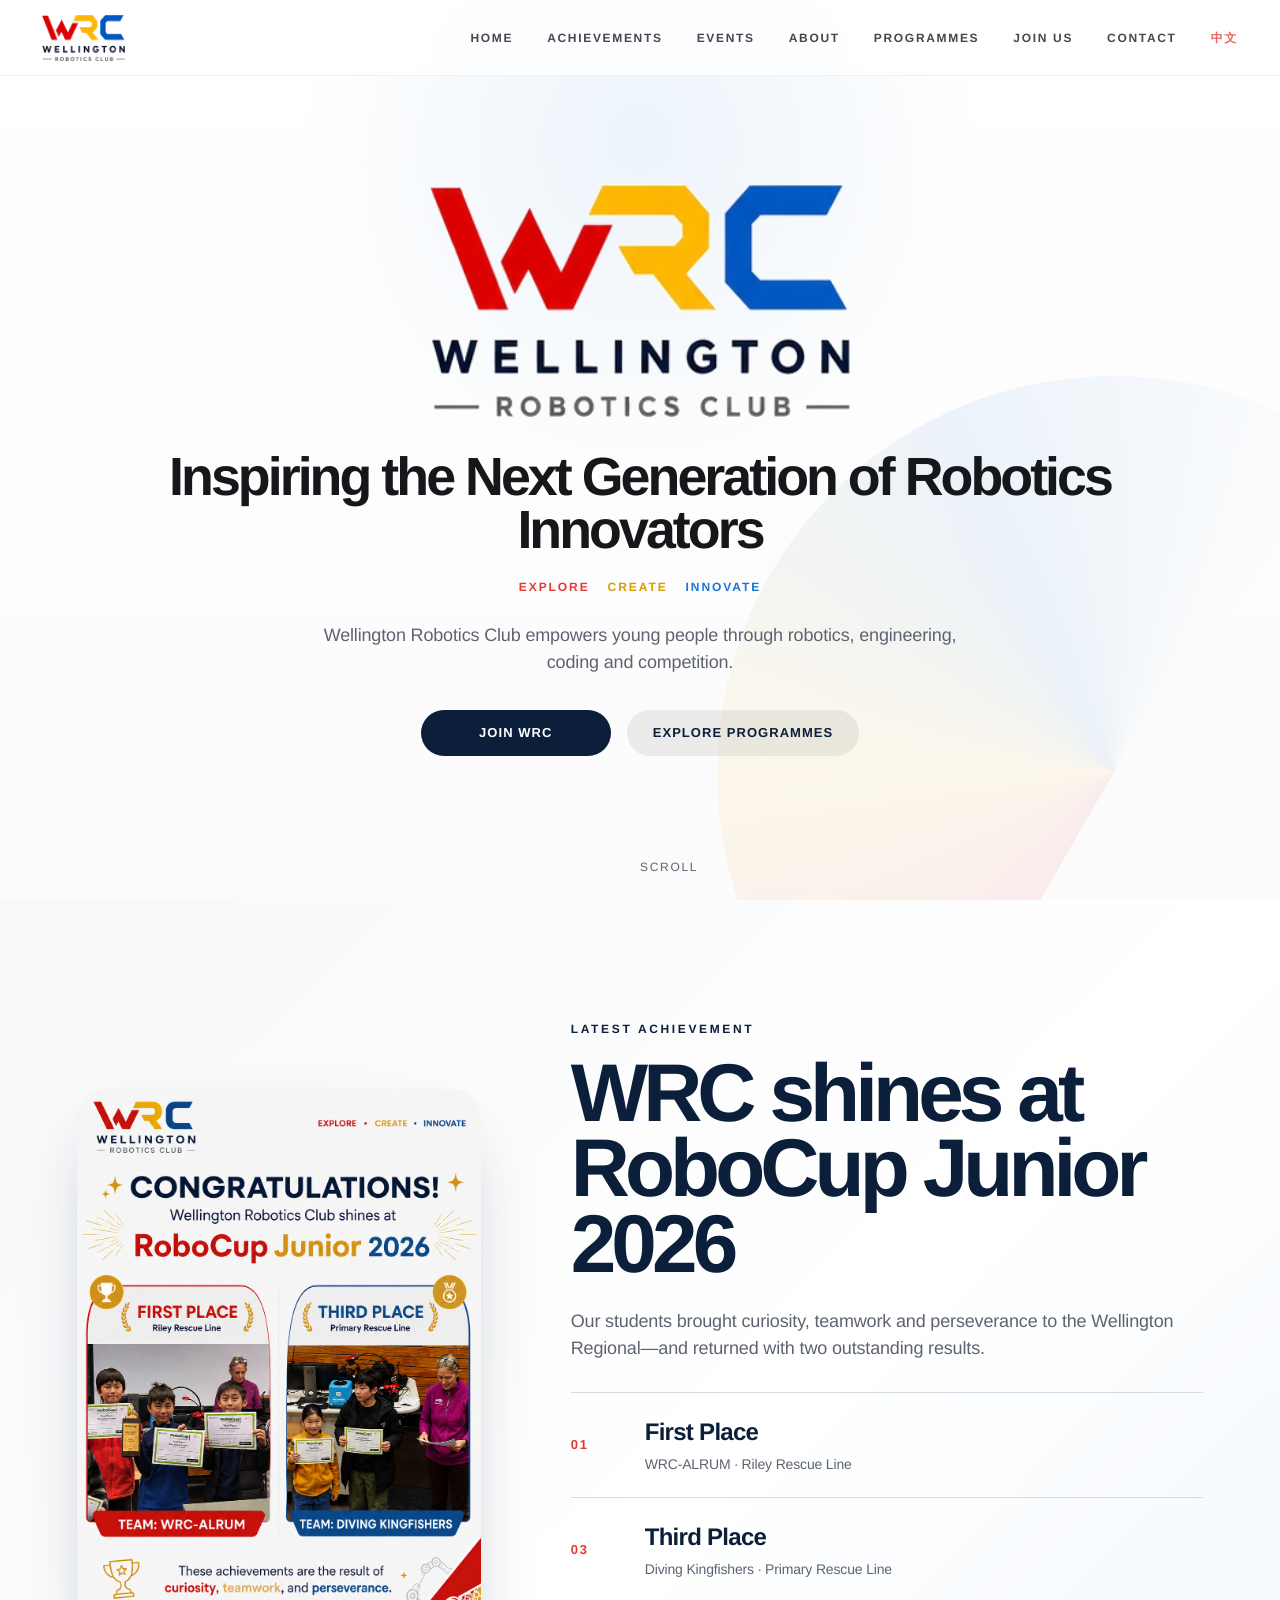
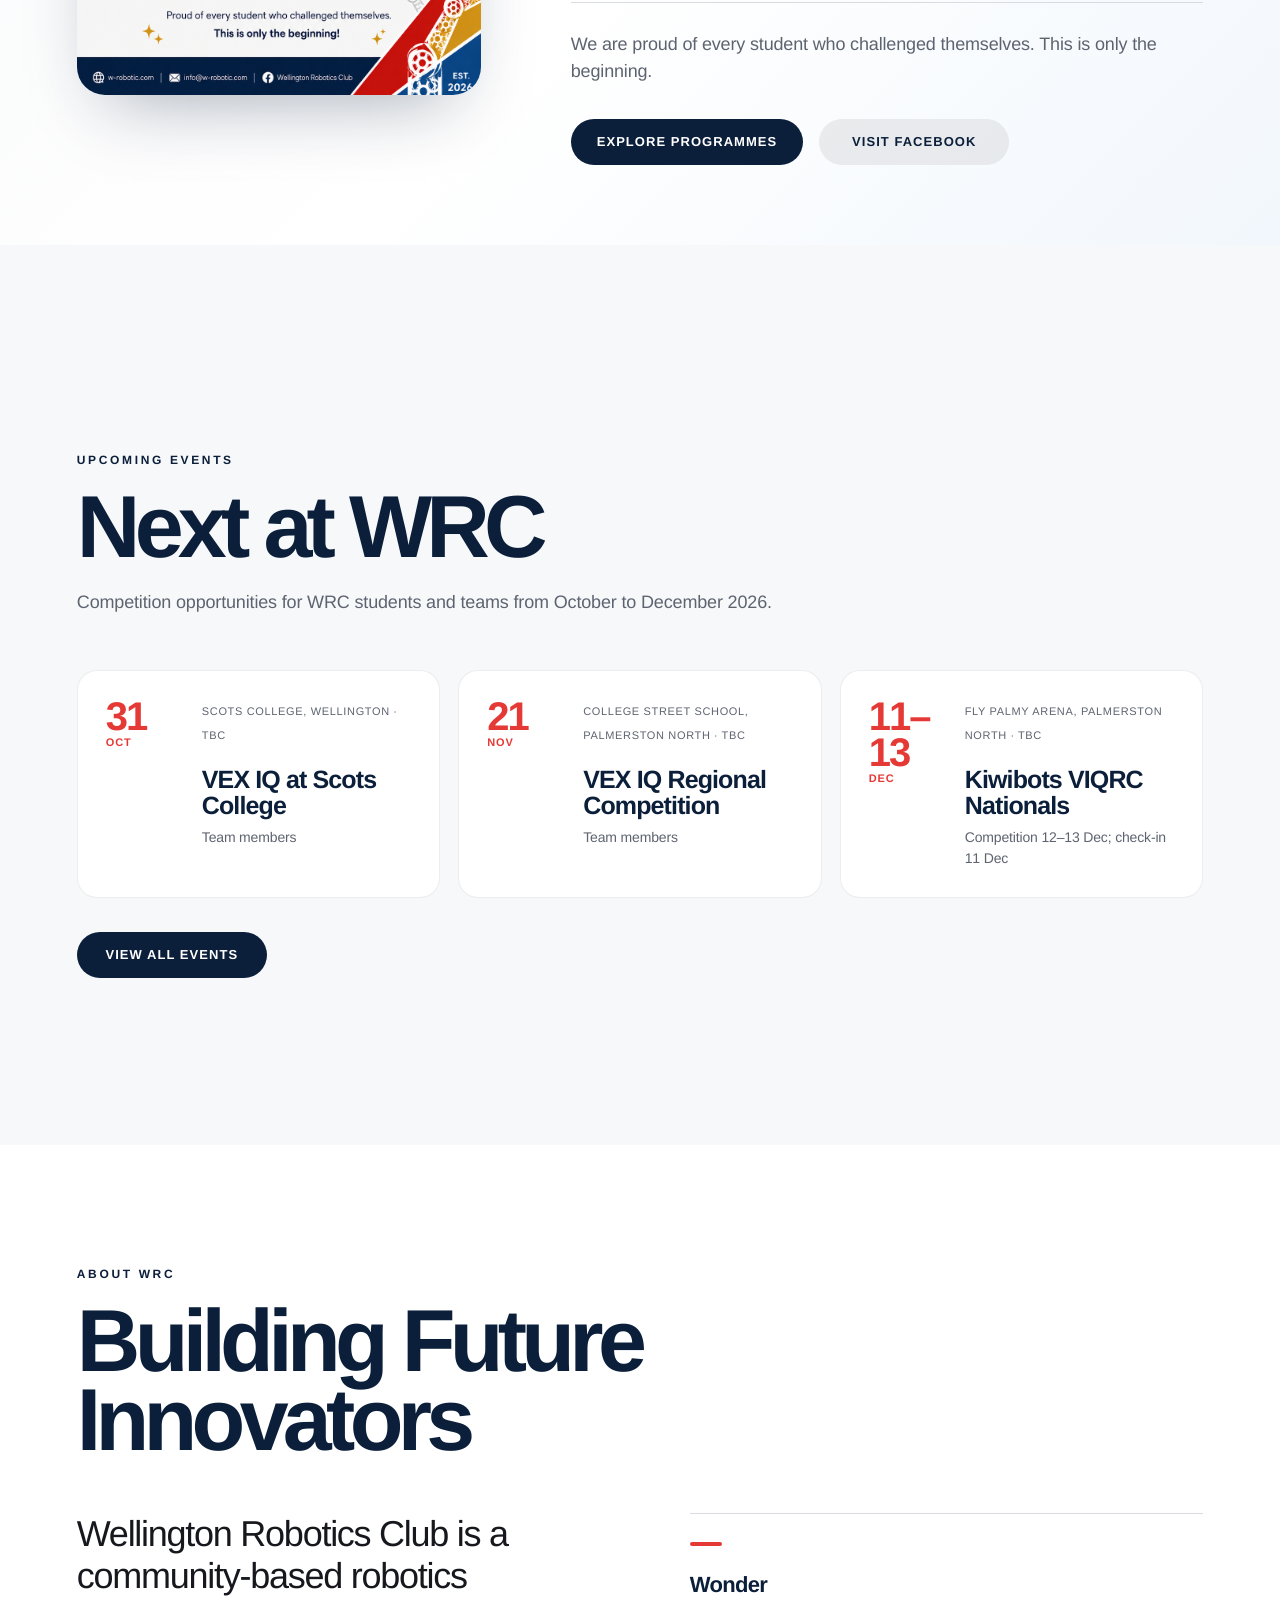
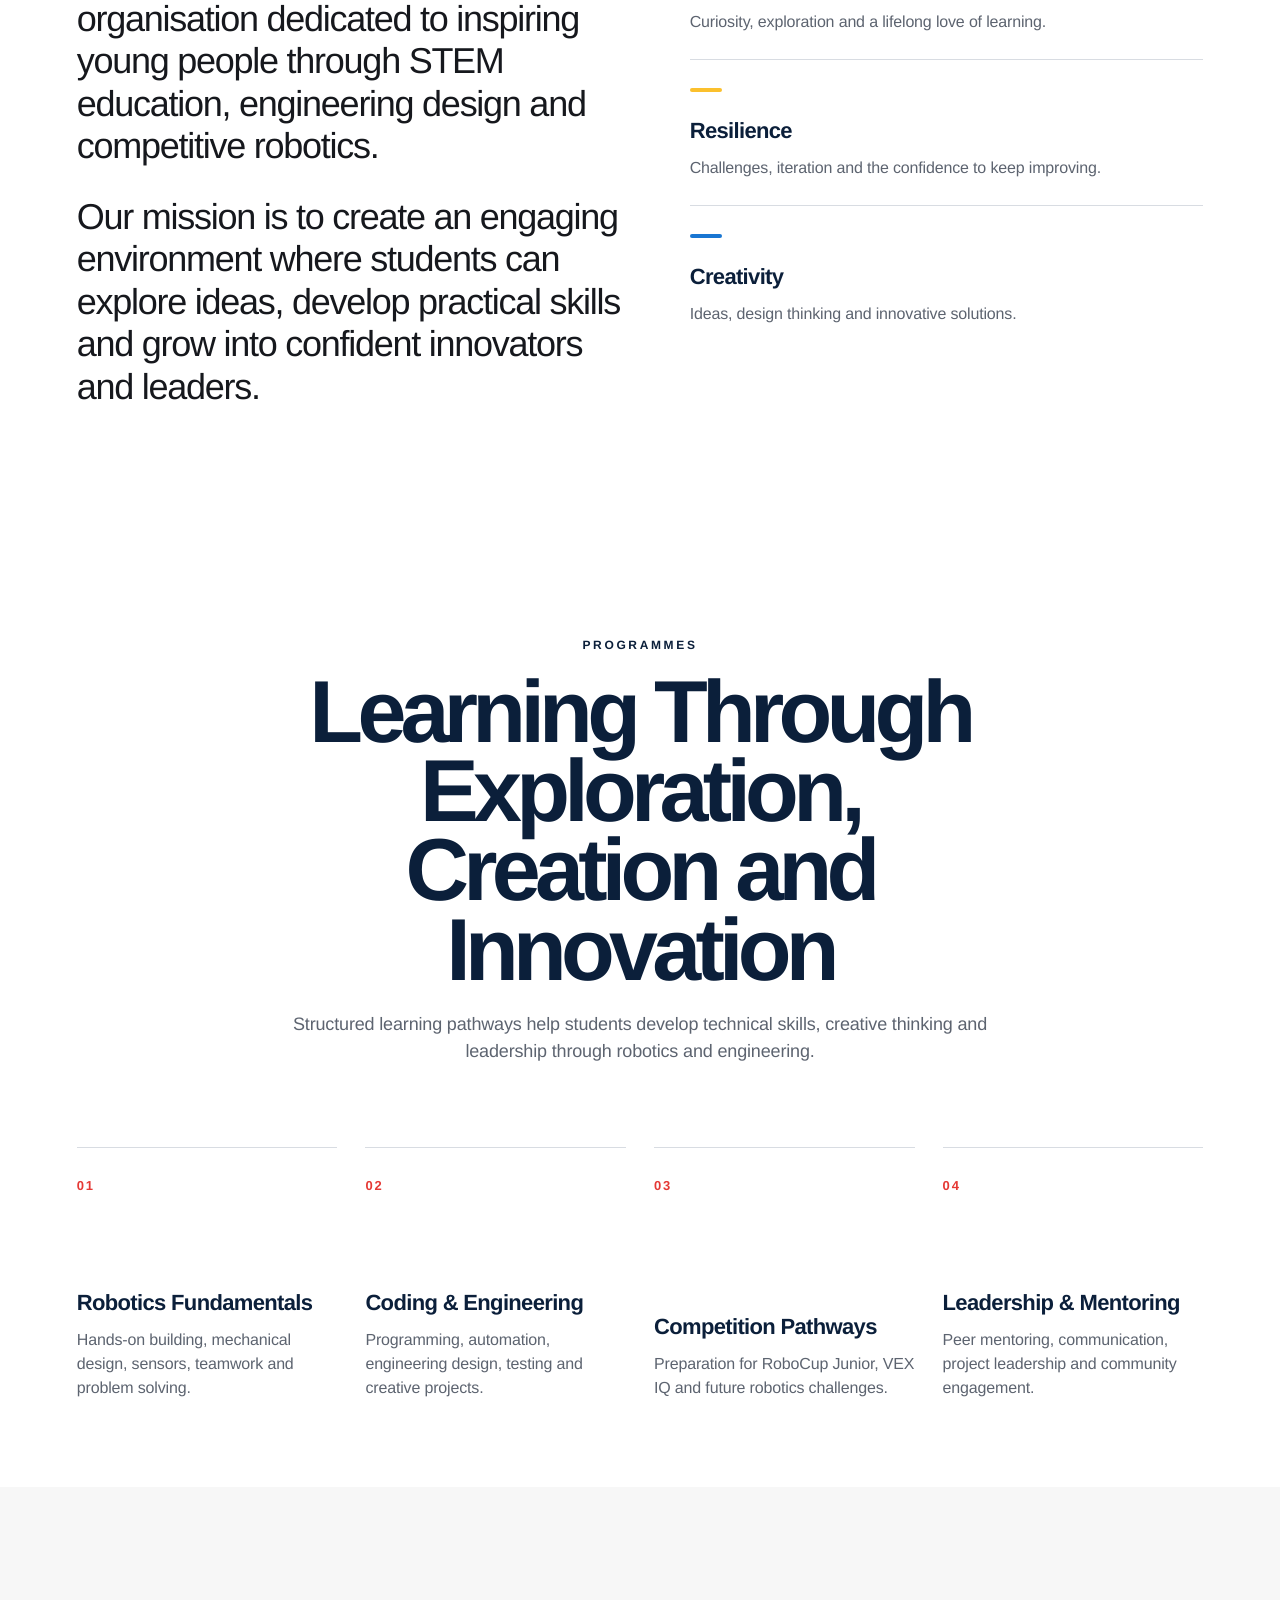
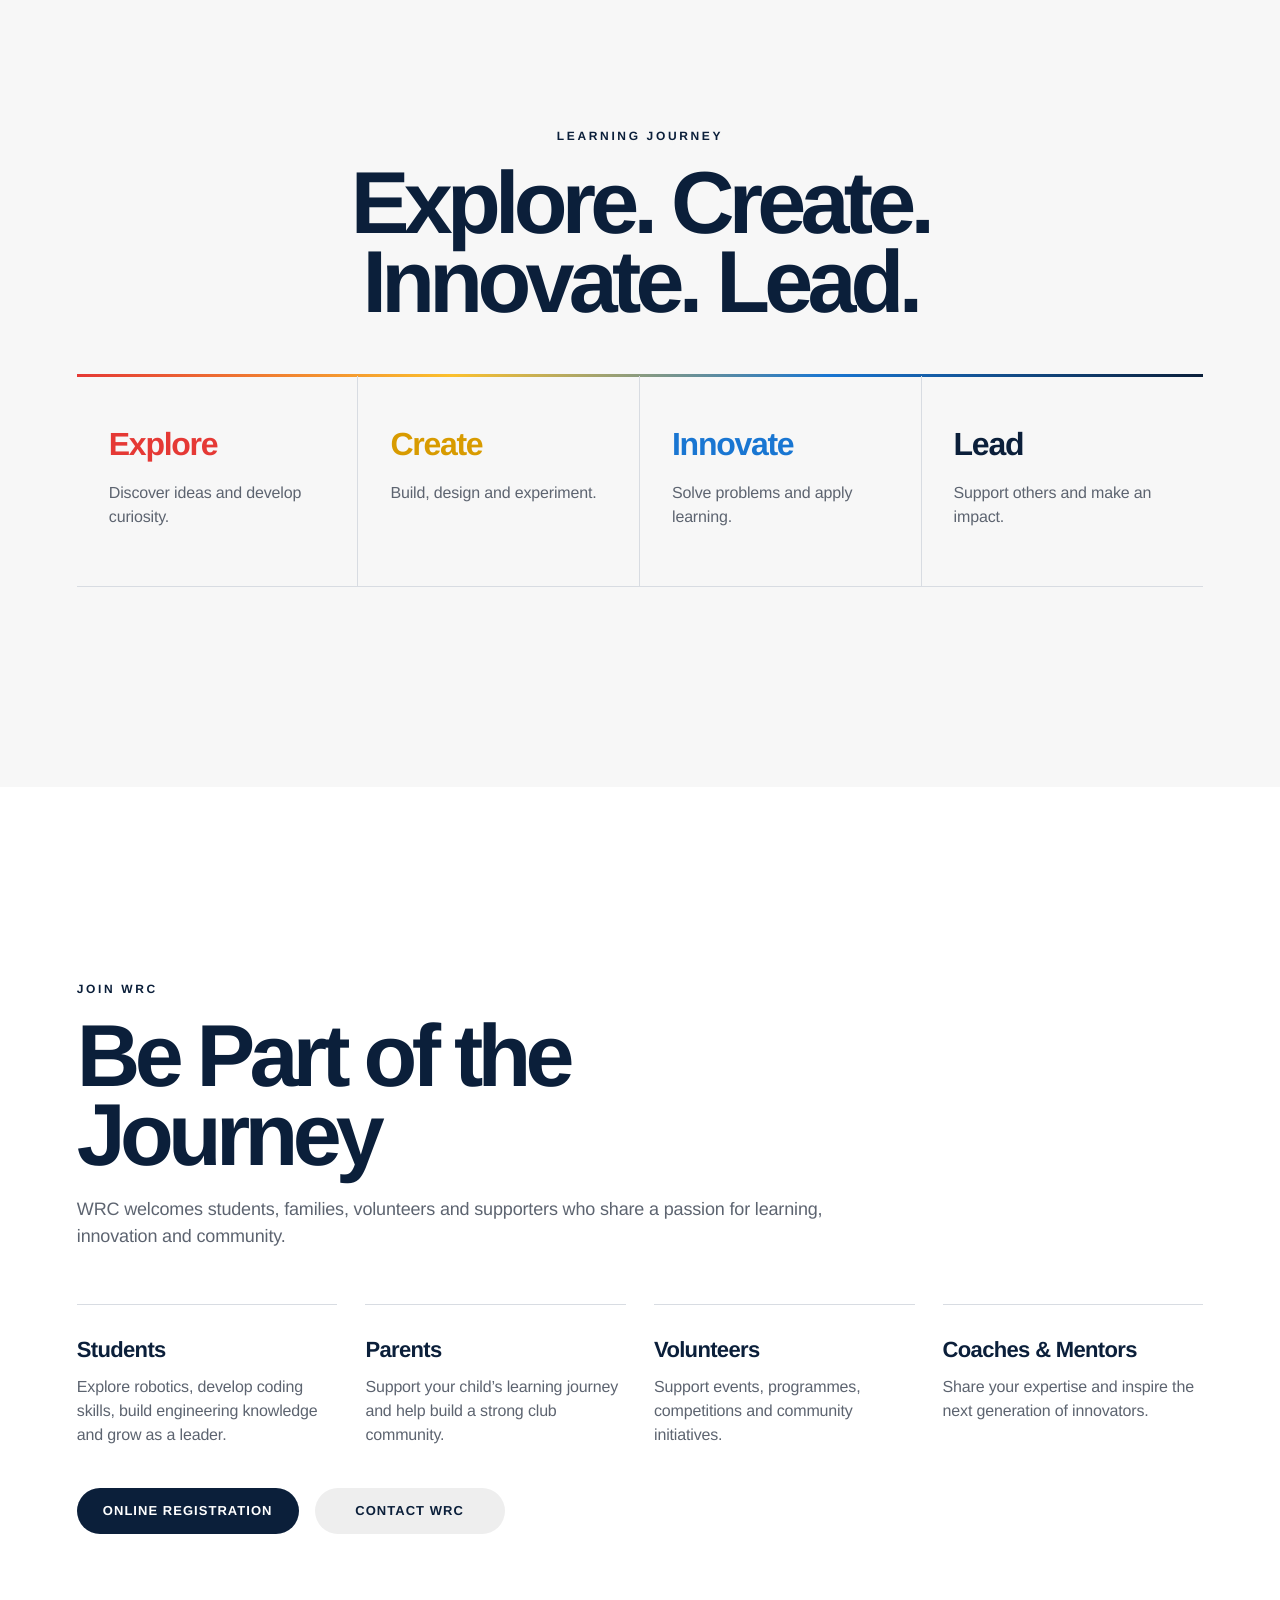
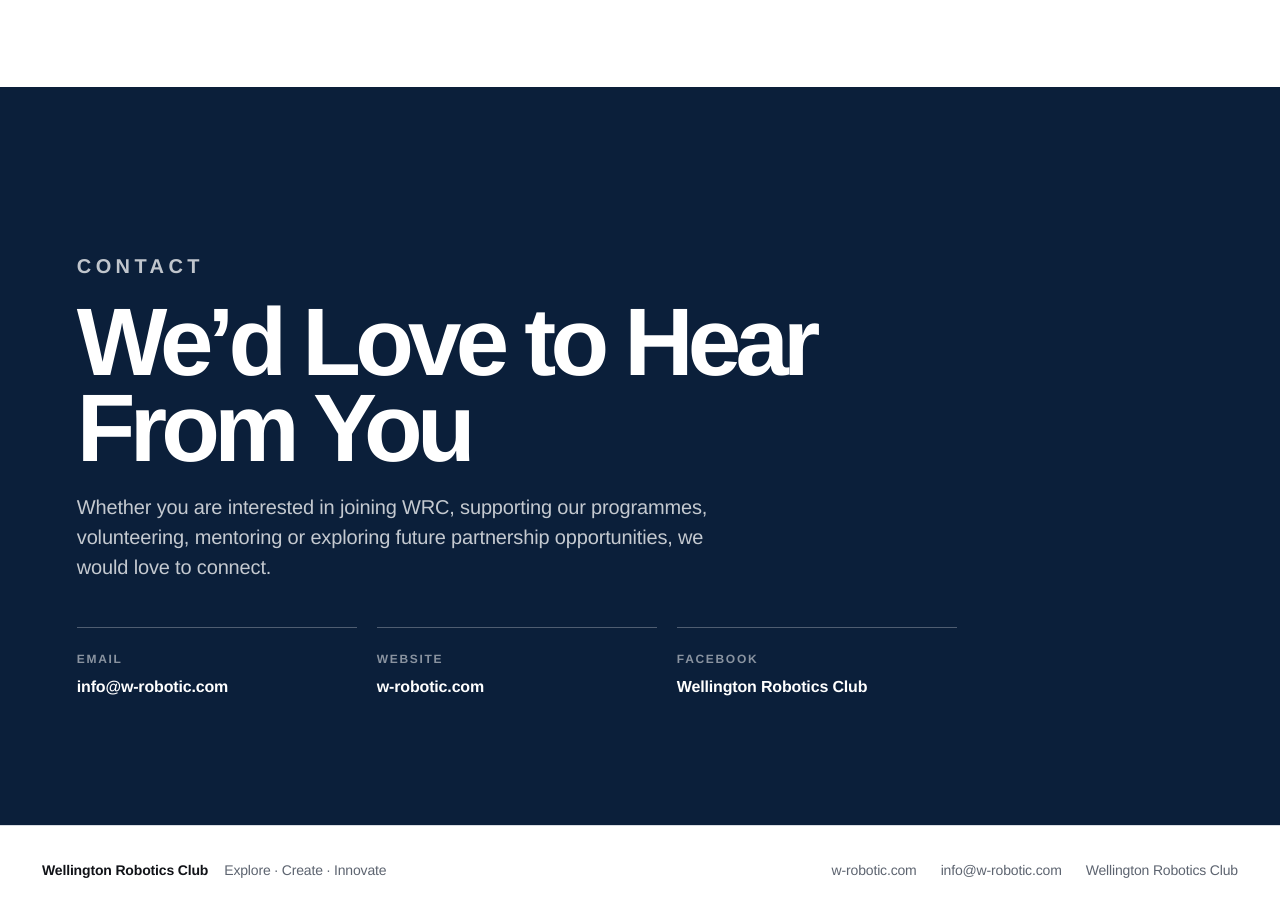
<file: index.html>
<!DOCTYPE html>
<html lang="en">
<head>
  <meta charset="UTF-8" />
  <meta name="viewport" content="width=device-width, initial-scale=1.0" />
  <title>Wellington Robotics Club | Kids Robotics &amp; Coding in Wellington NZ</title>
  <meta name="description" content="Wellington Robotics Club offers hands-on robotics, coding, engineering and RoboCup competition opportunities for young people in Wellington, New Zealand." />
  <link rel="canonical" href="https://w-robotic.com/" />
  <link rel="alternate" hreflang="en-NZ" href="https://w-robotic.com/" />
  <link rel="alternate" hreflang="zh-Hans" href="https://w-robotic.com/zh/" />
  <link rel="alternate" hreflang="x-default" href="https://w-robotic.com/" />
  <script type="application/ld+json">
    {
      "@context": "https://schema.org",
      "@type": "Organization",
      "name": "Wellington Robotics Club",
      "alternateName": "WRC",
      "url": "https://w-robotic.com/",
      "logo": "https://w-robotic.com/assets/wrc-logo.png",
      "email": "info@w-robotic.com",
      "sameAs": ["https://www.facebook.com/groups/1531132175208178"]
    }
  </script>
  <link rel="icon" href="assets/favicon.svg" type="image/svg+xml" />
  <link rel="stylesheet" href="styles.css" />
</head>
<body>
  <header class="site-header" id="top">
    <a class="brand" href="#home" aria-label="Wellington Robotics Club home">
      <img src="assets/wrc-logo-transparent.png" alt="Wellington Robotics Club logo" />
    </a>

    <nav class="desktop-nav" aria-label="Main navigation">
      <a href="#home">Home</a>
      <a href="#achievements">Achievements</a>
      <a href="#events">Events</a>
      <a href="#about">About</a>
      <a href="#programmes">Programmes</a>
      <a href="#join">Join Us</a>
      <a href="#contact">Contact</a>
      <a class="lang-switch" href="./zh/index.html">中文</a>
    </nav>

    <button class="menu-button" aria-label="Open menu" aria-expanded="false">
      <span></span><span></span>
    </button>
  </header>

  <nav class="mobile-nav" aria-label="Mobile navigation">
    <a href="#home">Home</a>
    <a href="#achievements">Achievements</a>
    <a href="#events">Events</a>
    <a href="#about">About</a>
    <a href="#programmes">Programmes</a>
    <a href="#join">Join Us</a>
    <a href="#contact">Contact</a>
    <a class="lang-switch" href="./zh/index.html">中文</a>
  </nav>

  <main>
    <section class="hero section snap" id="home">
      <div class="hero-inner">
        <div class="hero-logo">
          <img src="assets/wrc-logo-transparent.png" alt="Wellington Robotics Club logo" />
        </div>
        <h2>Inspiring the Next Generation of Robotics Innovators</h2>
        <p class="slogan"><span>Explore</span><span>Create</span><span>Innovate</span></p>
        <p class="hero-copy">
          Wellington Robotics Club empowers young people through robotics, engineering,
          coding and competition.
        </p>
        <div class="actions">
          <a class="btn primary" href="#join">Join WRC</a>
          <a class="btn secondary" href="#programmes">Explore Programmes</a>
        </div>
      </div>
      <div class="scroll-cue">Scroll</div>
    </section>

    <section class="section achievement snap" id="achievements">
      <div class="achievement-layout">
        <a class="achievement-poster" href="assets/robocup-junior-2026-wellington-awards.png" target="_blank" rel="noopener" aria-label="Open the RoboCup Junior 2026 Wellington awards poster">
          <img src="assets/robocup-junior-2026-wellington-awards.png" alt="Wellington Robotics Club RoboCup Junior 2026 results: WRC-ALRUM first place and Diving Kingfishers third place" loading="lazy" decoding="async" />
        </a>
        <div class="achievement-copy">
          <p class="eyebrow">Latest Achievement</p>
          <h2>WRC shines at RoboCup Junior 2026</h2>
          <p class="achievement-intro">Our students brought curiosity, teamwork and perseverance to the Wellington Regional—and returned with two outstanding results.</p>
          <div class="result-list">
            <article>
              <span>01</span>
              <div><strong>First Place</strong><small>WRC-ALRUM · Riley Rescue Line</small></div>
            </article>
            <article>
              <span>03</span>
              <div><strong>Third Place</strong><small>Diving Kingfishers · Primary Rescue Line</small></div>
            </article>
          </div>
          <p class="achievement-note">We are proud of every student who challenged themselves. This is only the beginning.</p>
          <div class="actions achievement-actions">
            <a class="btn primary" href="#programmes">Explore Programmes</a>
            <a class="btn secondary" href="https://www.facebook.com/groups/1531132175208178">Visit Facebook</a>
          </div>
        </div>
      </div>
    </section>

    <section class="section home-events snap" id="events">
      <div class="section-heading">
        <p class="eyebrow">Upcoming Events</p>
        <h2>Next at WRC</h2>
        <p class="section-copy">Competition opportunities for WRC students and teams from October to December 2026.</p>
      </div>
      <div class="home-event-grid">
        <a href="events.html" class="home-event-card"><span><strong>31</strong>Oct</span><div><small>Scots College, Wellington · TBC</small><h3>VEX IQ at Scots College</h3><p>Team members</p></div></a>
        <a href="events.html" class="home-event-card"><span><strong>21</strong>Nov</span><div><small>College Street School, Palmerston North · TBC</small><h3>VEX IQ Regional Competition</h3><p>Team members</p></div></a>
        <a href="events.html" class="home-event-card"><span><strong>11–13</strong>Dec</span><div><small>Fly Palmy Arena, Palmerston North · TBC</small><h3>Kiwibots VIQRC Nationals</h3><p>Competition 12–13 Dec; check-in 11 Dec</p></div></a>
      </div>
      <div class="actions achievement-actions"><a class="btn primary" href="events.html">View all events</a></div>
    </section>

    <section class="section split snap" id="about">
      <div class="section-heading">
        <p class="eyebrow">About WRC</p>
        <h2>Building Future Innovators</h2>
      </div>
      <div class="content-grid two">
        <div class="lead-card">
          <p>
            Wellington Robotics Club is a community-based robotics organisation dedicated
            to inspiring young people through STEM education, engineering design and
            competitive robotics.
          </p>
          <p>
            Our mission is to create an engaging environment where students can explore
            ideas, develop practical skills and grow into confident innovators and leaders.
          </p>
        </div>
        <div class="values-grid">
          <article>
            <span class="dot red"></span>
            <h3>Wonder</h3>
            <p>Curiosity, exploration and a lifelong love of learning.</p>
          </article>
          <article>
            <span class="dot gold"></span>
            <h3>Resilience</h3>
            <p>Challenges, iteration and the confidence to keep improving.</p>
          </article>
          <article>
            <span class="dot blue"></span>
            <h3>Creativity</h3>
            <p>Ideas, design thinking and innovative solutions.</p>
          </article>
        </div>
      </div>
    </section>

    <section class="section snap" id="programmes">
      <div class="section-heading center">
        <p class="eyebrow">Programmes</p>
        <h2>Learning Through Exploration, Creation and Innovation</h2>
        <p class="section-copy">
          Structured learning pathways help students develop technical skills, creative thinking
          and leadership through robotics and engineering.
        </p>
      </div>

      <div class="programme-grid">
        <article class="programme-card">
          <span class="number">01</span>
          <h3>Robotics Fundamentals</h3>
          <p>Hands-on building, mechanical design, sensors, teamwork and problem solving.</p>
        </article>
        <article class="programme-card">
          <span class="number">02</span>
          <h3>Coding & Engineering</h3>
          <p>Programming, automation, engineering design, testing and creative projects.</p>
        </article>
        <article class="programme-card">
          <span class="number">03</span>
          <h3>Competition Pathways</h3>
          <p>Preparation for RoboCup Junior, VEX IQ and future robotics challenges.</p>
        </article>
        <article class="programme-card">
          <span class="number">04</span>
          <h3>Leadership & Mentoring</h3>
          <p>Peer mentoring, communication, project leadership and community engagement.</p>
        </article>
      </div>
    </section>

    <section class="section pathway snap">
      <div class="section-heading center">
        <p class="eyebrow">Learning Journey</p>
        <h2>Explore. Create. Innovate. Lead.</h2>
      </div>

      <div class="journey">
        <div>
          <strong>Explore</strong>
          <span>Discover ideas and develop curiosity.</span>
        </div>
        <div>
          <strong>Create</strong>
          <span>Build, design and experiment.</span>
        </div>
        <div>
          <strong>Innovate</strong>
          <span>Solve problems and apply learning.</span>
        </div>
        <div>
          <strong>Lead</strong>
          <span>Support others and make an impact.</span>
        </div>
      </div>
    </section>

    <section class="section join snap" id="join">
      <div class="section-heading">
        <p class="eyebrow">Join WRC</p>
        <h2>Be Part of the Journey</h2>
        <p class="section-copy">
          WRC welcomes students, families, volunteers and supporters who share a passion
          for learning, innovation and community.
        </p>
      </div>

      <div class="join-grid">
        <article>
          <h3>Students</h3>
          <p>Explore robotics, develop coding skills, build engineering knowledge and grow as a leader.</p>
        </article>
        <article>
          <h3>Parents</h3>
          <p>Support your child’s learning journey and help build a strong club community.</p>
        </article>
        <article>
          <h3>Volunteers</h3>
          <p>Support events, programmes, competitions and community initiatives.</p>
        </article>
        <article>
          <h3>Coaches & Mentors</h3>
          <p>Share your expertise and inspire the next generation of innovators.</p>
        </article>
      </div>

      <div class="actions centered">
        <a class="btn primary" href="register.html">Online Registration</a>
        <a class="btn secondary" href="mailto:info@w-robotic.com?subject=Join%20Wellington%20Robotics%20Club">Contact WRC</a>
      </div>
    </section>

    <section class="section contact snap" id="contact">
      <div class="contact-panel">
        <p class="eyebrow">Contact</p>
        <h2>We’d Love to Hear From You</h2>
        <p>
          Whether you are interested in joining WRC, supporting our programmes, volunteering,
          mentoring or exploring future partnership opportunities, we would love to connect.
        </p>

        <div class="contact-links">
          <a href="mailto:info@w-robotic.com">
            <span>Email</span>
            info@w-robotic.com
          </a>
          <a href="https://w-robotic.com">
            <span>Website</span>
            w-robotic.com
          </a>
          <a href="https://www.facebook.com/groups/1531132175208178" aria-label="Wellington Robotics Club Facebook">
            <span>Facebook</span>
            Wellington Robotics Club
          </a>
        </div>
      </div>
    </section>
  </main>

  <footer class="site-footer">
    <div>
      <strong>Wellington Robotics Club</strong>
      <span>Explore · Create · Innovate</span>
    </div>
    <div class="footer-links">
      <a href="https://w-robotic.com">w-robotic.com</a>
      <a href="mailto:info@w-robotic.com">info@w-robotic.com</a>
      <a href="https://www.facebook.com/groups/1531132175208178">Wellington Robotics Club</a>
    </div>
  </footer>

  <script src="script.js"></script>

</body>
</html>
</file>
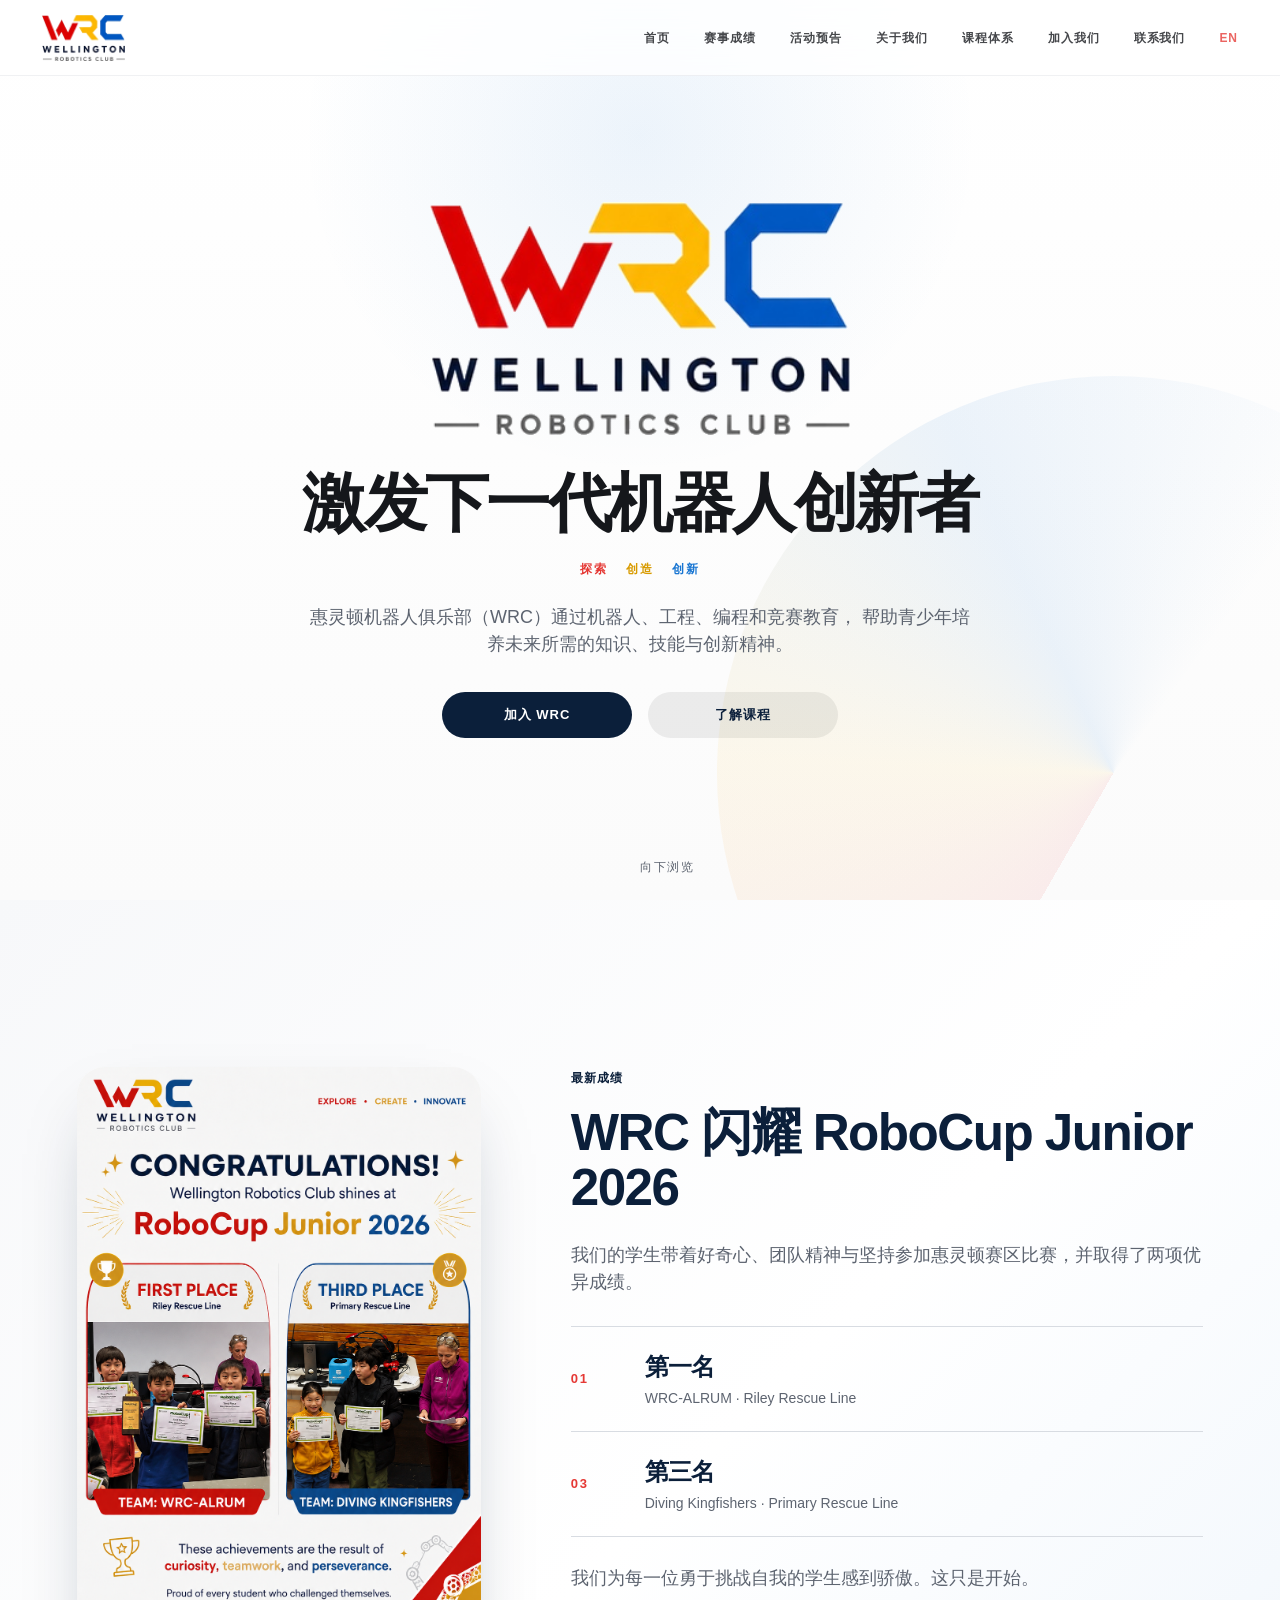
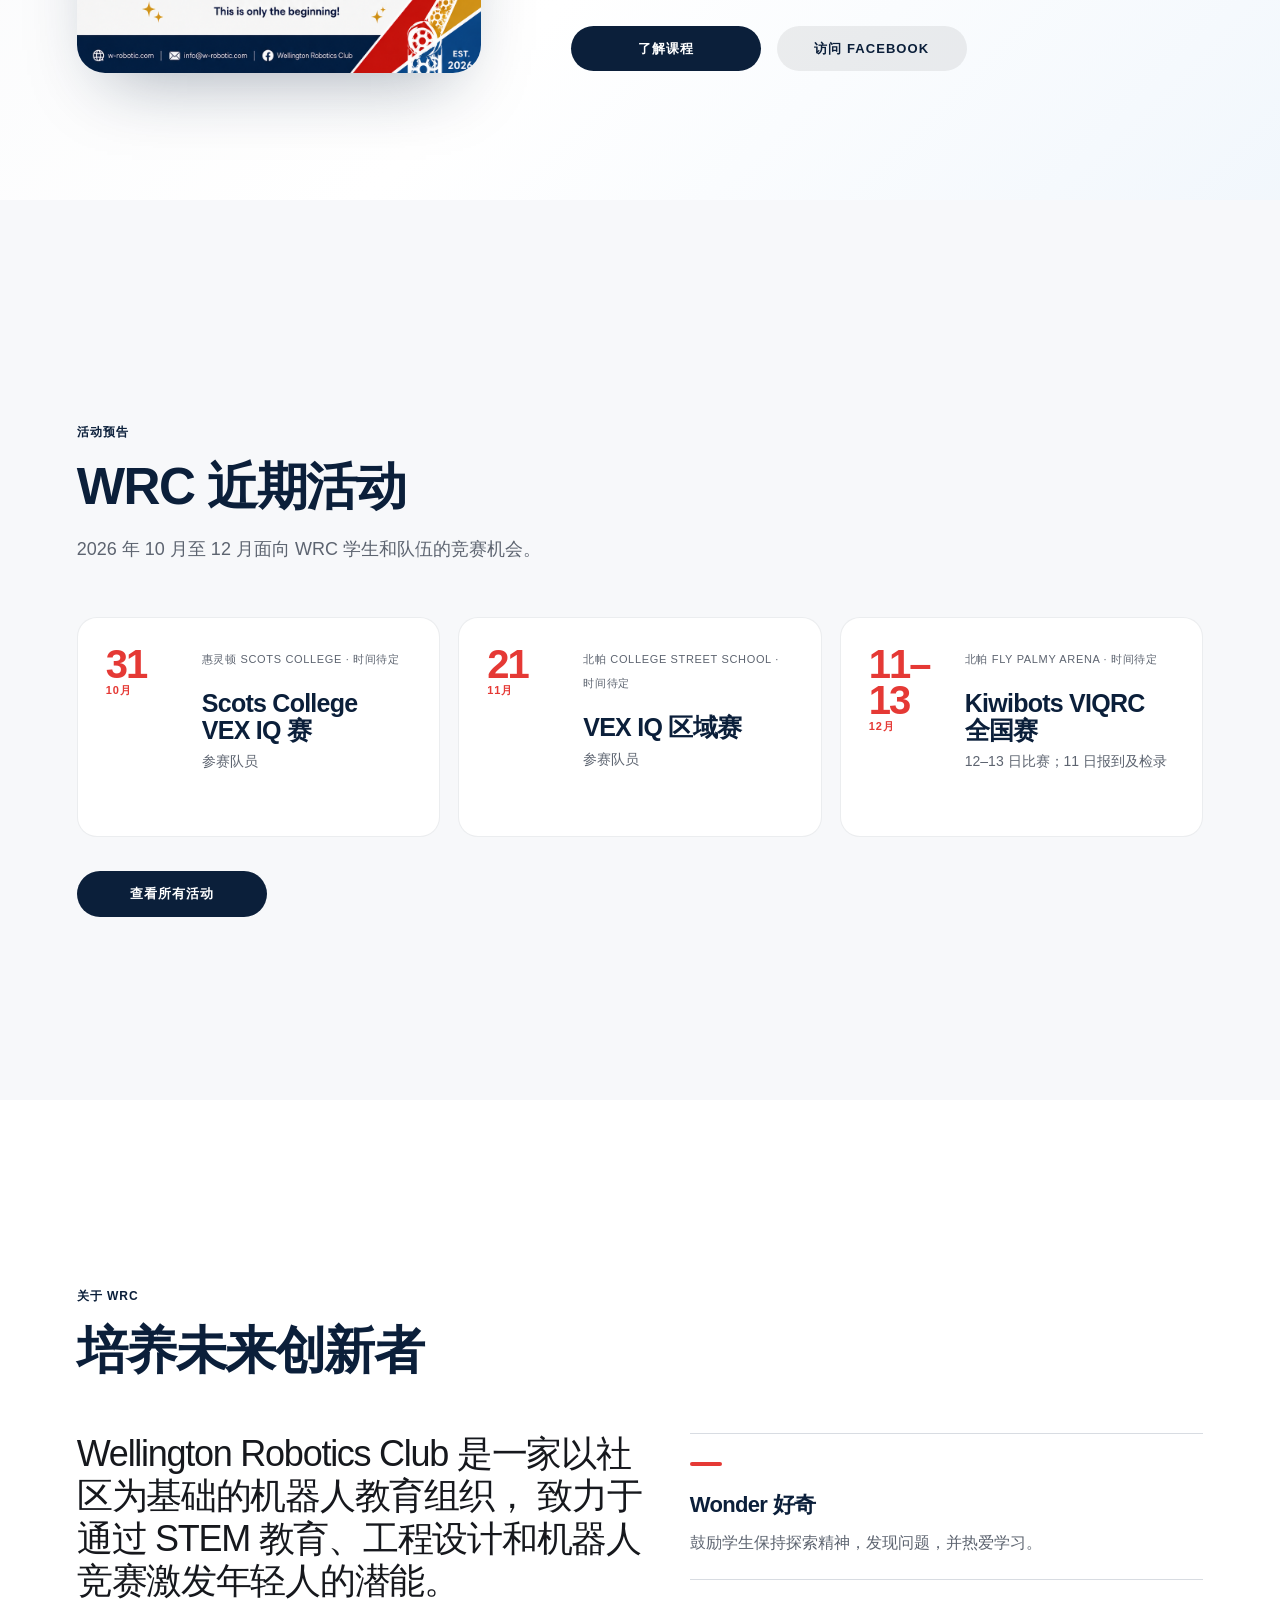
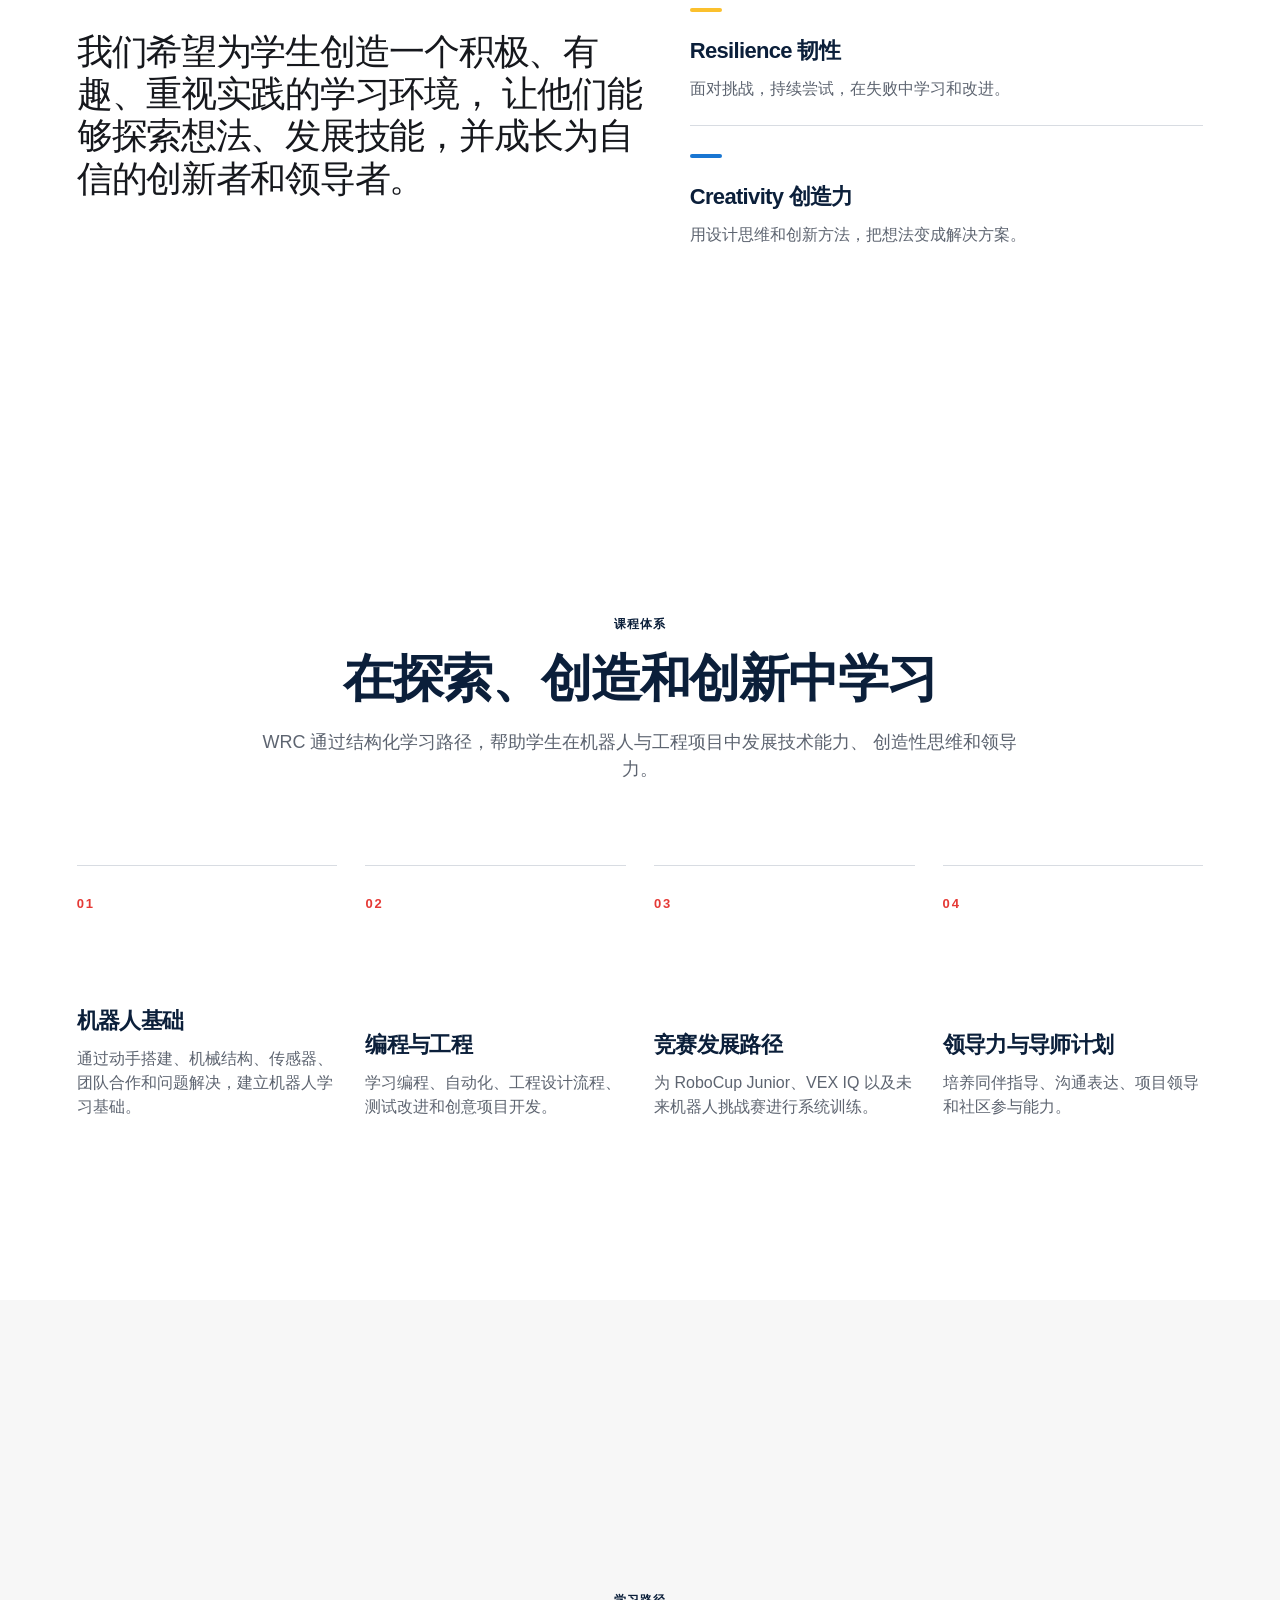
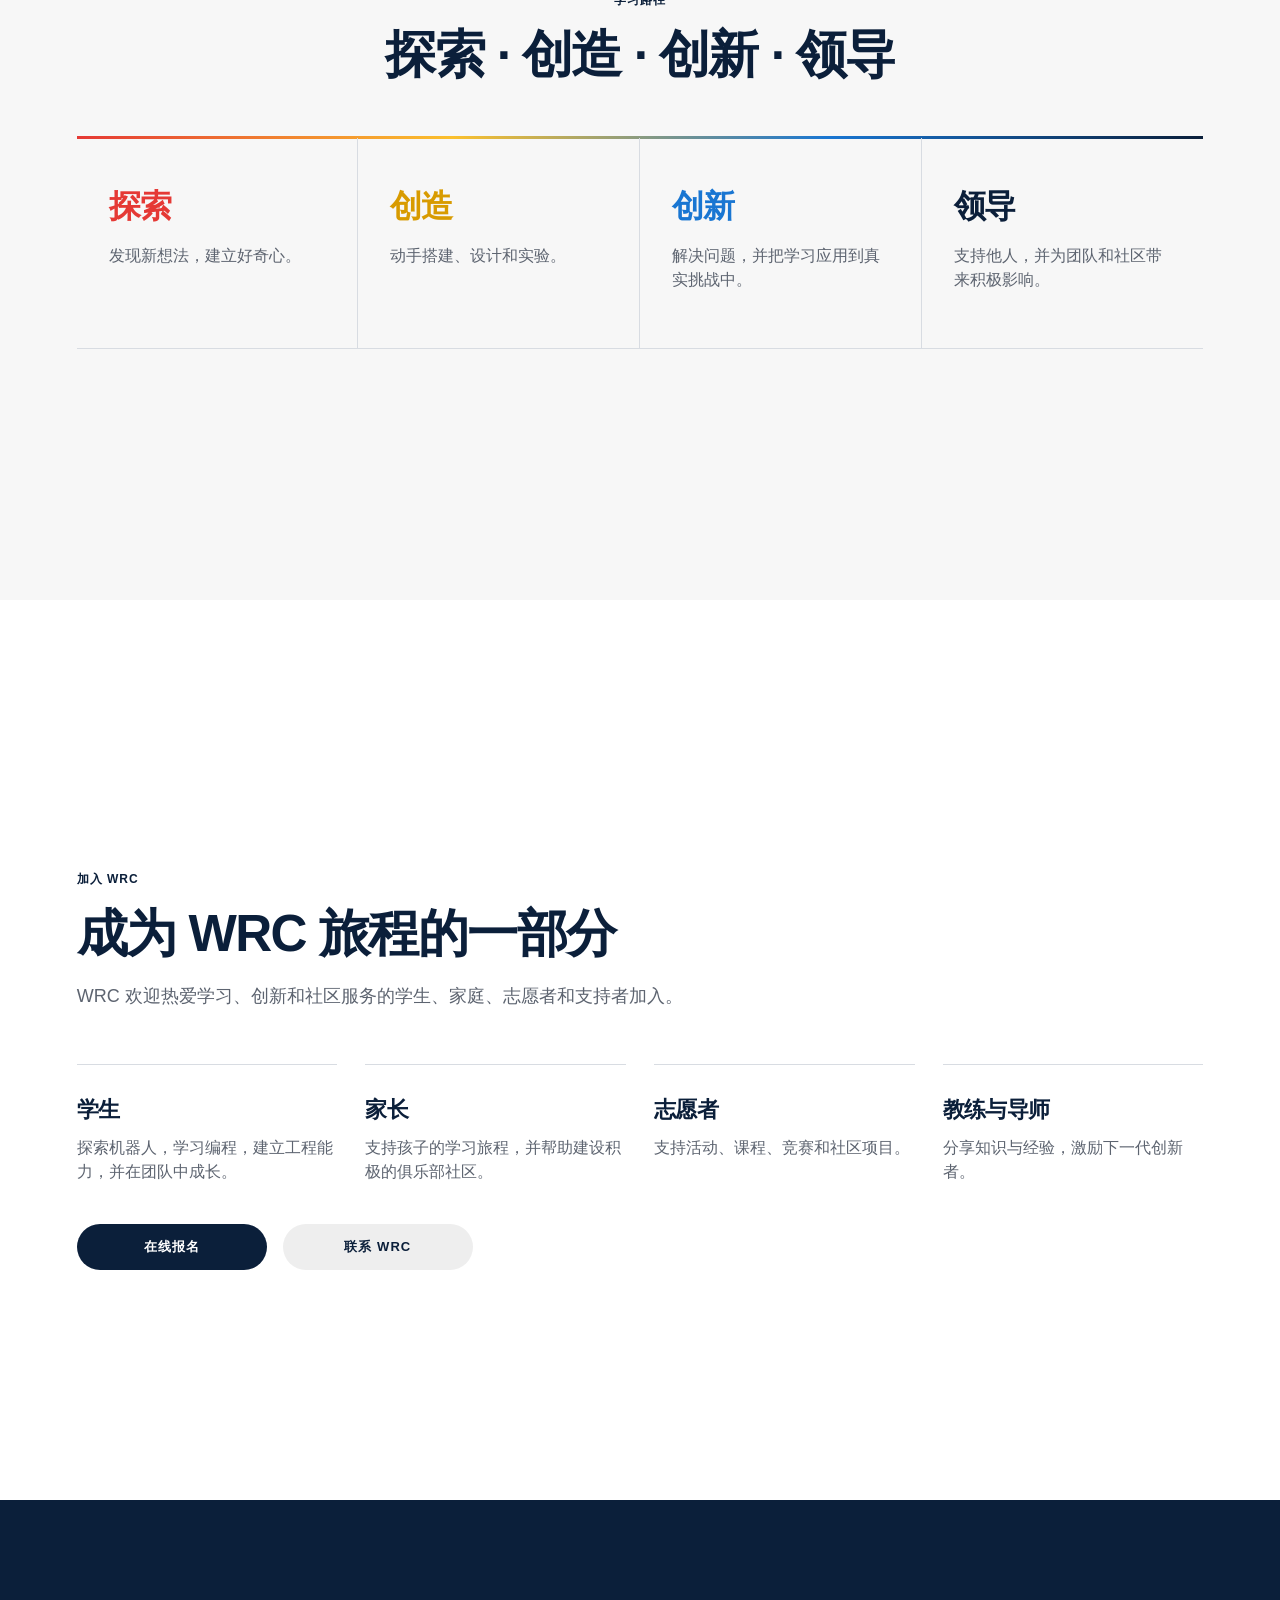
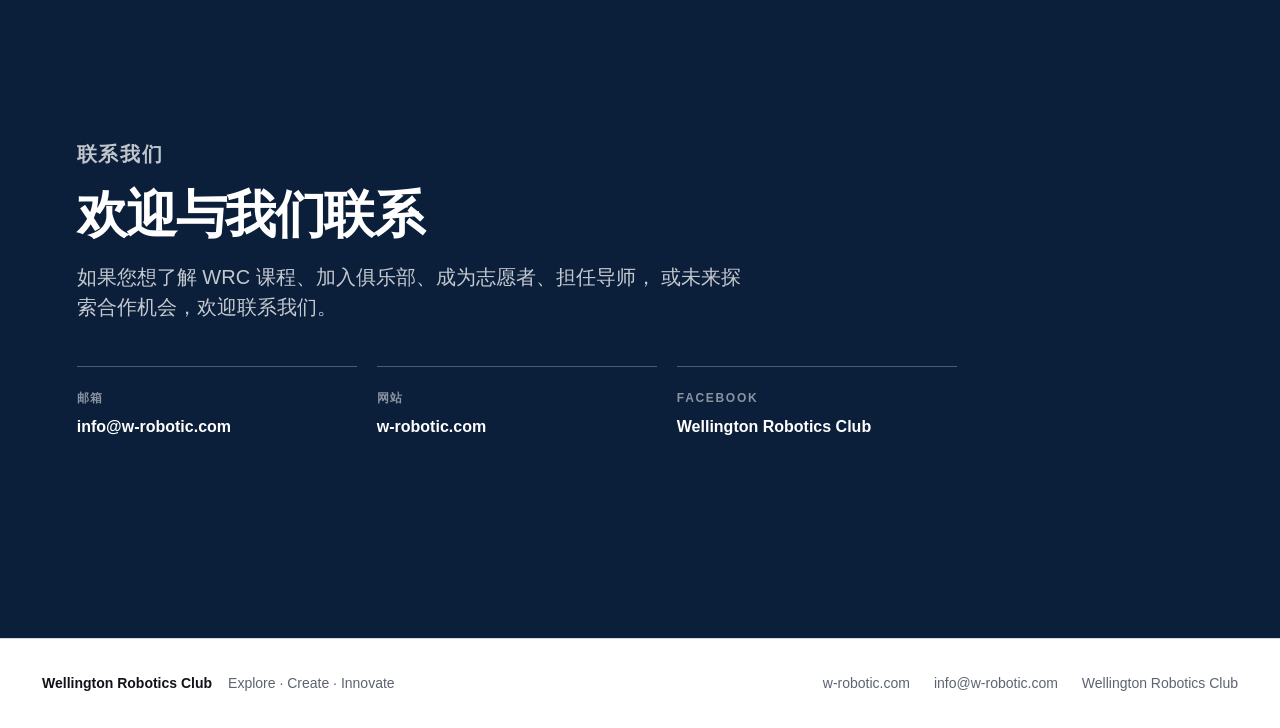
<file: zh/index.html>
<!DOCTYPE html>
<html lang="zh-CN">
<head>
  <meta charset="UTF-8" />
  <meta name="viewport" content="width=device-width, initial-scale=1.0" />
  <title>惠灵顿机器人课程与青少年编程 | Wellington Robotics Club</title>
  <meta name="description" content="惠灵顿机器人俱乐部为青少年提供机器人、编程、工程实践及 RoboCup 竞赛机会，培养创造力、团队合作与解决问题的能力。" />
  <link rel="canonical" href="https://w-robotic.com/zh/" />
  <link rel="alternate" hreflang="en-NZ" href="https://w-robotic.com/" />
  <link rel="alternate" hreflang="zh-Hans" href="https://w-robotic.com/zh/" />
  <link rel="alternate" hreflang="x-default" href="https://w-robotic.com/" />
  <link rel="icon" href="../assets/favicon.svg" type="image/svg+xml" />
  <link rel="stylesheet" href="../styles.css" />
</head>
<body>
  <header class="site-header" id="top">
    <a class="brand" href="#home" aria-label="WRC 首页">
      <img src="../assets/wrc-logo-transparent.png" alt="Wellington Robotics Club logo" />
    </a>

    <nav class="desktop-nav" aria-label="主导航">
      <a href="#home">首页</a>
      <a href="#achievements">赛事成绩</a>
      <a href="#events">活动预告</a>
      <a href="#about">关于我们</a>
      <a href="#programmes">课程体系</a>
      <a href="#join">加入我们</a>
      <a href="#contact">联系我们</a>
      <a class="lang-switch" href="../index.html">EN</a>
    </nav>

    <button class="menu-button" aria-label="打开菜单" aria-expanded="false">
      <span></span><span></span>
    </button>
  </header>

  <nav class="mobile-nav" aria-label="移动端导航">
    <a href="#home">首页</a>
    <a href="#achievements">赛事成绩</a>
    <a href="#events">活动预告</a>
    <a href="#about">关于我们</a>
    <a href="#programmes">课程体系</a>
    <a href="#join">加入我们</a>
    <a href="#contact">联系我们</a>
    <a class="lang-switch" href="../index.html">EN</a>
  </nav>

  <main>
    <section class="hero section snap" id="home">
      <div class="hero-inner">
        <div class="hero-logo">
          <img src="../assets/wrc-logo-transparent.png" alt="Wellington Robotics Club logo" />
        </div>
        <h2><span class='cn-nowrap'>激发下一代机器人创新者</span></h2>
        <p class="slogan"><span>探索</span><span>创造</span><span>创新</span></p>
        <p class="hero-copy">
          惠灵顿机器人俱乐部（WRC）通过机器人、工程、编程和竞赛教育，
          帮助青少年培养未来所需的知识、技能与创新精神。
        </p>
        <div class="actions">
          <a class="btn primary" href="#join">加入 WRC</a>
          <a class="btn secondary" href="#programmes">了解课程</a>
        </div>
      </div>
      <div class="scroll-cue">向下浏览</div>
    </section>

    <section class="section achievement snap" id="achievements">
      <div class="achievement-layout">
        <a class="achievement-poster" href="../assets/robocup-junior-2026-wellington-awards.png" target="_blank" rel="noopener" aria-label="打开 RoboCup Junior 2026 惠灵顿赛区成绩海报">
          <img src="../assets/robocup-junior-2026-wellington-awards.png" alt="惠灵顿机器人俱乐部 RoboCup Junior 2026 成绩：WRC-ALRUM 第一名，Diving Kingfishers 第三名" loading="lazy" decoding="async" />
        </a>
        <div class="achievement-copy">
          <p class="eyebrow">最新成绩</p>
          <h2>WRC 闪耀 RoboCup Junior 2026</h2>
          <p class="achievement-intro">我们的学生带着好奇心、团队精神与坚持参加惠灵顿赛区比赛，并取得了两项优异成绩。</p>
          <div class="result-list">
            <article>
              <span>01</span>
              <div><strong>第一名</strong><small>WRC-ALRUM · Riley Rescue Line</small></div>
            </article>
            <article>
              <span>03</span>
              <div><strong>第三名</strong><small>Diving Kingfishers · Primary Rescue Line</small></div>
            </article>
          </div>
          <p class="achievement-note">我们为每一位勇于挑战自我的学生感到骄傲。这只是开始。</p>
          <div class="actions achievement-actions">
            <a class="btn primary" href="#programmes">了解课程</a>
            <a class="btn secondary" href="https://www.facebook.com/groups/1531132175208178">访问 Facebook</a>
          </div>
        </div>
      </div>
    </section>

    <section class="section home-events snap" id="events">
      <div class="section-heading">
        <p class="eyebrow">活动预告</p>
        <h2>WRC 近期活动</h2>
        <p class="section-copy">2026 年 10 月至 12 月面向 WRC 学生和队伍的竞赛机会。</p>
      </div>
      <div class="home-event-grid">
        <a href="events.html" class="home-event-card"><span><strong>31</strong>10月</span><div><small>惠灵顿 Scots College · 时间待定</small><h3>Scots College VEX IQ 赛</h3><p>参赛队员</p></div></a>
        <a href="events.html" class="home-event-card"><span><strong>21</strong>11月</span><div><small>北帕 College Street School · 时间待定</small><h3>VEX IQ 区域赛</h3><p>参赛队员</p></div></a>
        <a href="events.html" class="home-event-card"><span><strong>11–13</strong>12月</span><div><small>北帕 Fly Palmy Arena · 时间待定</small><h3>Kiwibots VIQRC 全国赛</h3><p>12–13 日比赛；11 日报到及检录</p></div></a>
      </div>
      <div class="actions achievement-actions"><a class="btn primary" href="events.html">查看所有活动</a></div>
    </section>

    <section class="section split snap" id="about">
      <div class="section-heading">
        <p class="eyebrow">关于 WRC</p>
        <h2><span class='cn-nowrap'>培养未来创新者</span></h2>
      </div>
      <div class="content-grid two">
        <div class="lead-card">
          <p>
            Wellington Robotics Club 是一家以社区为基础的机器人教育组织，
            致力于通过 STEM 教育、工程设计和机器人竞赛激发年轻人的潜能。
          </p>
          <p>
            我们希望为学生创造一个积极、有趣、重视实践的学习环境，
            让他们能够探索想法、发展技能，并成长为自信的创新者和领导者。
          </p>
        </div>
        <div class="values-grid">
          <article>
            <span class="dot red"></span>
            <h3>Wonder 好奇</h3>
            <p>鼓励学生保持探索精神，发现问题，并热爱学习。</p>
          </article>
          <article>
            <span class="dot gold"></span>
            <h3>Resilience 韧性</h3>
            <p>面对挑战，持续尝试，在失败中学习和改进。</p>
          </article>
          <article>
            <span class="dot blue"></span>
            <h3>Creativity 创造力</h3>
            <p>用设计思维和创新方法，把想法变成解决方案。</p>
          </article>
        </div>
      </div>
    </section>

    <section class="section snap" id="programmes">
      <div class="section-heading center">
        <p class="eyebrow">课程体系</p>
        <h2><span class='cn-nowrap'>在探索、创造和创新中学习</span></h2>
        <p class="section-copy">
          WRC 通过结构化学习路径，帮助学生在机器人与工程项目中发展技术能力、
          创造性思维和领导力。
        </p>
      </div>

      <div class="programme-grid">
        <article class="programme-card">
          <span class="number">01</span>
          <h3>机器人基础</h3>
          <p>通过动手搭建、机械结构、传感器、团队合作和问题解决，建立机器人学习基础。</p>
        </article>
        <article class="programme-card">
          <span class="number">02</span>
          <h3>编程与工程</h3>
          <p>学习编程、自动化、工程设计流程、测试改进和创意项目开发。</p>
        </article>
        <article class="programme-card">
          <span class="number">03</span>
          <h3>竞赛发展路径</h3>
          <p>为 RoboCup Junior、VEX IQ 以及未来机器人挑战赛进行系统训练。</p>
        </article>
        <article class="programme-card">
          <span class="number">04</span>
          <h3>领导力与导师计划</h3>
          <p>培养同伴指导、沟通表达、项目领导和社区参与能力。</p>
        </article>
      </div>
    </section>

    <section class="section pathway snap">
      <div class="section-heading center">
        <p class="eyebrow">学习路径</p>
        <h2>探索 · 创造 · 创新 · 领导</h2>
      </div>

      <div class="journey">
        <div>
          <strong>探索</strong>
          <span>发现新想法，建立好奇心。</span>
        </div>
        <div>
          <strong>创造</strong>
          <span>动手搭建、设计和实验。</span>
        </div>
        <div>
          <strong>创新</strong>
          <span>解决问题，并把学习应用到真实挑战中。</span>
        </div>
        <div>
          <strong>领导</strong>
          <span>支持他人，并为团队和社区带来积极影响。</span>
        </div>
      </div>
    </section>

    <section class="section join snap" id="join">
      <div class="section-heading">
        <p class="eyebrow">加入 WRC</p>
        <h2><span class='cn-nowrap'>成为 WRC 旅程的一部分</span></h2>
        <p class="section-copy">
          WRC 欢迎热爱学习、创新和社区服务的学生、家庭、志愿者和支持者加入。
        </p>
      </div>

      <div class="join-grid">
        <article>
          <h3>学生</h3>
          <p>探索机器人，学习编程，建立工程能力，并在团队中成长。</p>
        </article>
        <article>
          <h3>家长</h3>
          <p>支持孩子的学习旅程，并帮助建设积极的俱乐部社区。</p>
        </article>
        <article>
          <h3>志愿者</h3>
          <p>支持活动、课程、竞赛和社区项目。</p>
        </article>
        <article>
          <h3>教练与导师</h3>
          <p>分享知识与经验，激励下一代创新者。</p>
        </article>
      </div>

      <div class="actions centered">
        <a class="btn primary" href="register.html">在线报名</a>
        <a class="btn secondary" href="mailto:info@w-robotic.com?subject=Join%20Wellington%20Robotics%20Club">联系 WRC</a>
      </div>
    </section>

    <section class="section contact snap" id="contact">
      <div class="contact-panel">
        <p class="eyebrow">联系我们</p>
        <h2><span class='cn-nowrap'>欢迎与我们联系</span></h2>
        <p>
          如果您想了解 WRC 课程、加入俱乐部、成为志愿者、担任导师，
          或未来探索合作机会，欢迎联系我们。
        </p>

        <div class="contact-links">
          <a href="mailto:info@w-robotic.com">
            <span>邮箱</span>
            info@w-robotic.com
          </a>
          <a href="https://w-robotic.com">
            <span>网站</span>
            w-robotic.com
          </a>
          <a href="https://www.facebook.com/groups/1531132175208178" aria-label="Wellington Robotics Club Facebook">
            <span>Facebook</span>
            Wellington Robotics Club
          </a>
        </div>
      </div>
    </section>
  </main>

  <footer class="site-footer">
    <div>
      <strong>Wellington Robotics Club</strong>
      <span>Explore · Create · Innovate</span>
    </div>
    <div class="footer-links">
      <a href="https://w-robotic.com">w-robotic.com</a>
      <a href="mailto:info@w-robotic.com">info@w-robotic.com</a>
      <a href="https://www.facebook.com/groups/1531132175208178">Wellington Robotics Club</a>
    </div>
  </footer>

  <script src="../script.js"></script>
</body>
</html>
</file>
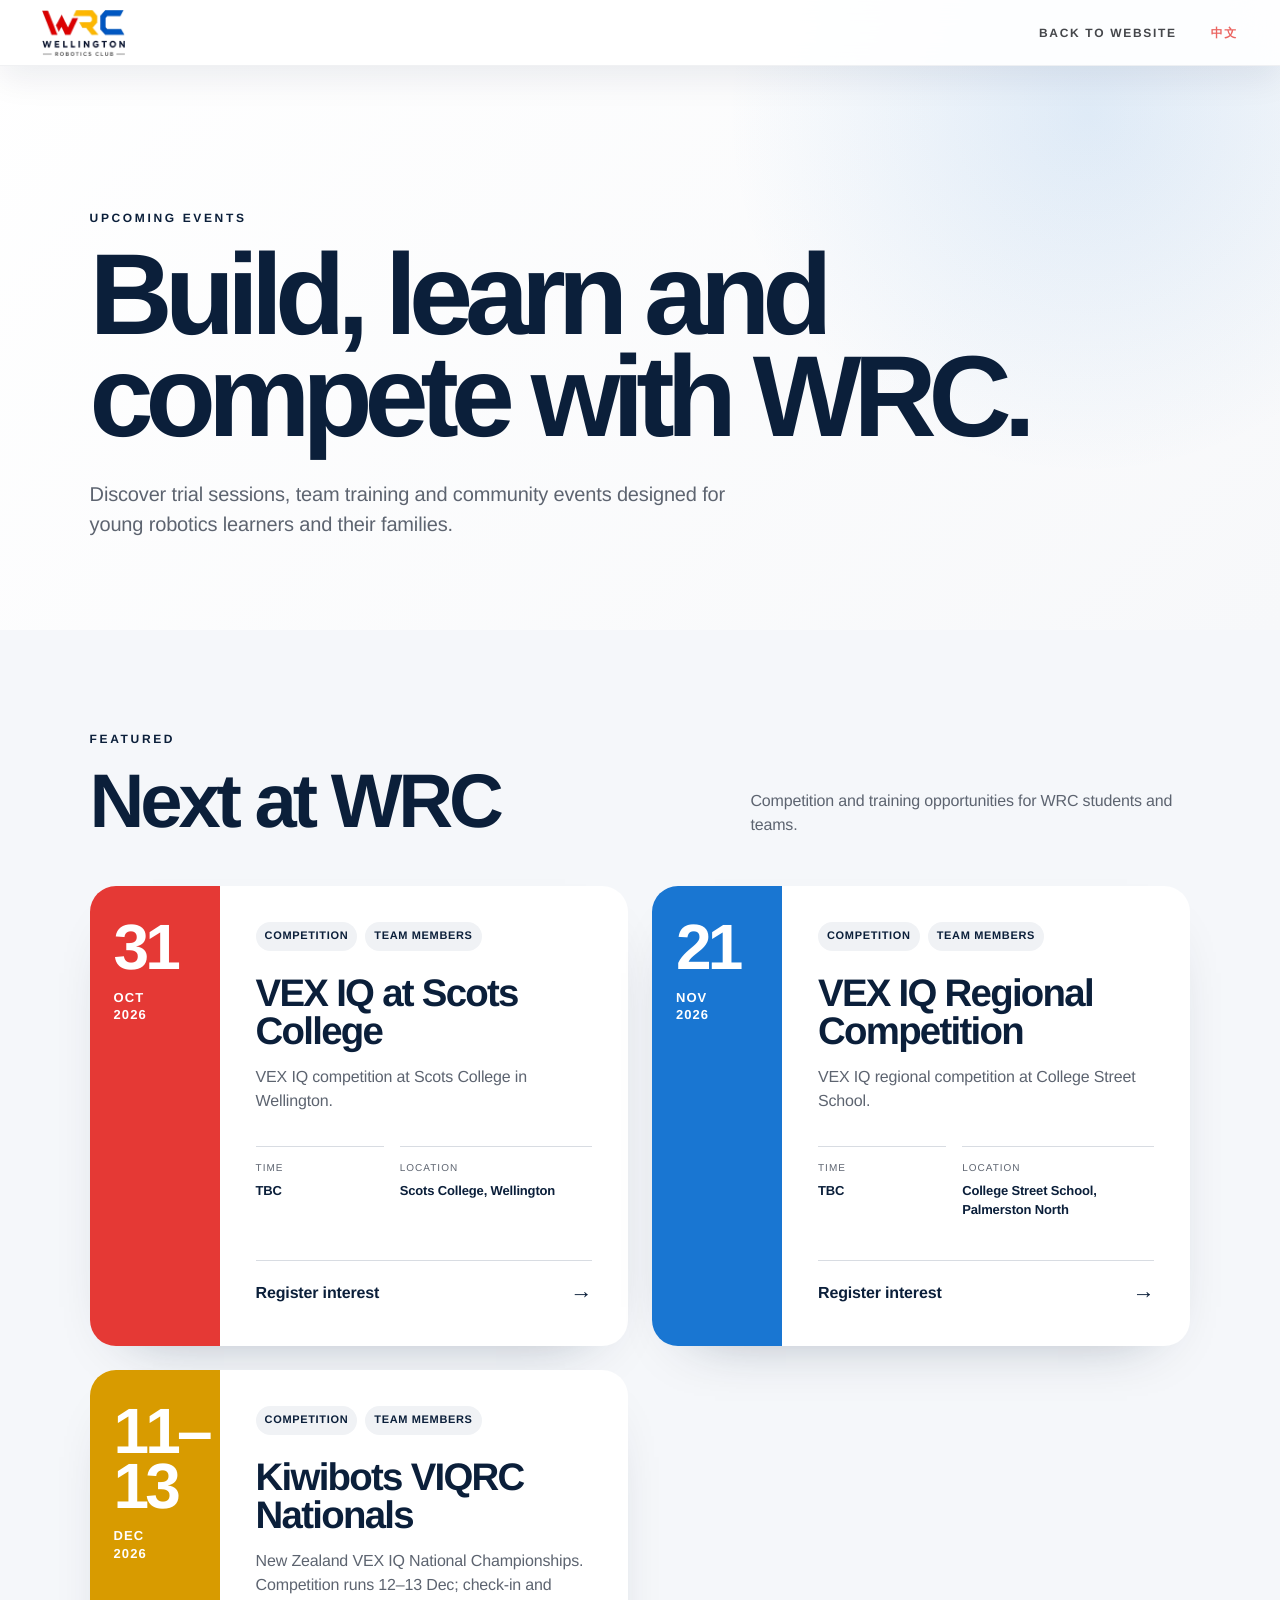
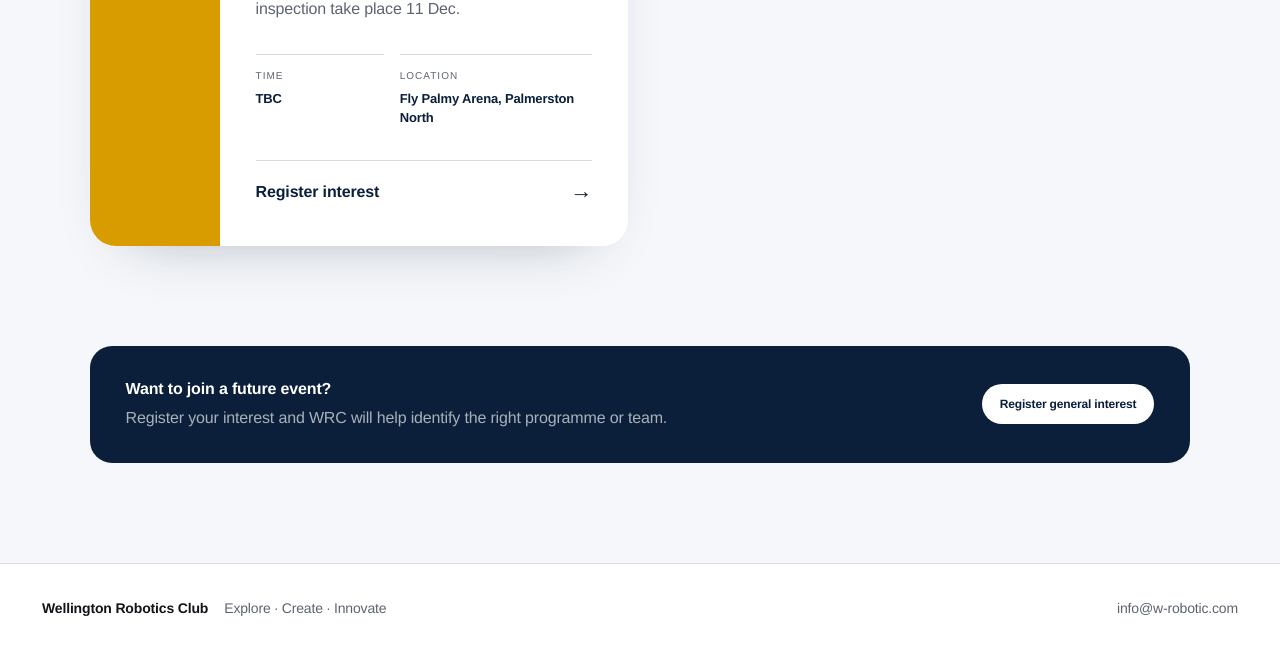
<file: events.html>
<!DOCTYPE html>
<html lang="en">
<head>
  <meta charset="UTF-8" />
  <meta name="viewport" content="width=device-width, initial-scale=1.0" />
  <title>Upcoming Events | Wellington Robotics Club</title>
  <meta name="description" content="Upcoming Wellington Robotics Club competitions, training sessions and community events." />
  <link rel="canonical" href="https://w-robotic.com/events" />
  <link rel="alternate" hreflang="en-NZ" href="https://w-robotic.com/events" />
  <link rel="alternate" hreflang="zh-Hans" href="https://w-robotic.com/zh/events" />
  <link rel="alternate" hreflang="x-default" href="https://w-robotic.com/events" />
  <link rel="icon" href="assets/favicon.svg" type="image/svg+xml" />
  <link rel="stylesheet" href="styles.css" />
</head>
<body class="events-page">
  <header class="site-header scrolled">
    <a class="brand" href="index.html" aria-label="Back to Wellington Robotics Club home"><img src="assets/wrc-logo-transparent.png" alt="Wellington Robotics Club logo" /></a>
    <nav class="desktop-nav" aria-label="Events navigation"><a href="index.html">Back to Website</a><a class="lang-switch" href="zh/events.html">中文</a></nav>
    <a class="registration-back-mobile" href="index.html">Back</a>
  </header>

  <main>
    <section class="events-hero">
      <p class="eyebrow">Upcoming Events</p>
      <h1>Build, learn and compete with WRC.</h1>
      <p>Discover trial sessions, team training and community events designed for young robotics learners and their families.</p>
    </section>

    <section class="featured-events" aria-labelledby="featured-title">
      <div class="events-section-heading">
        <div><p class="eyebrow">Featured</p><h2 id="featured-title">Next at WRC</h2></div>
        <p>Competition and training opportunities for WRC students and teams.</p>
      </div>

      <div class="event-card-grid">
        <article class="event-card event-card-red">
          <div class="event-date"><strong>31</strong><span>Oct<br />2026</span></div>
          <div class="event-card-body">
            <div class="event-meta"><span>Competition</span><span>Team members</span></div>
            <h3>VEX IQ at Scots College</h3>
            <p>VEX IQ competition at Scots College in Wellington.</p>
            <dl><div><dt>Time</dt><dd>TBC</dd></div><div><dt>Location</dt><dd>Scots College, Wellington</dd></div></dl>
            <a class="event-register" href="register.html?event=vex-iq-scots-college-2026">Register interest <span>→</span></a>
          </div>
        </article>

        <article class="event-card event-card-blue">
          <div class="event-date"><strong>21</strong><span>Nov<br />2026</span></div>
          <div class="event-card-body">
            <div class="event-meta"><span>Competition</span><span>Team members</span></div>
            <h3>VEX IQ Regional Competition</h3>
            <p>VEX IQ regional competition at College Street School.</p>
            <dl><div><dt>Time</dt><dd>TBC</dd></div><div><dt>Location</dt><dd>College Street School, Palmerston North</dd></div></dl>
            <a class="event-register" href="register.html?event=vex-iq-regional-competition-2026">Register interest <span>→</span></a>
          </div>
        </article>

        <article class="event-card event-card-gold">
          <div class="event-date"><strong>11–13</strong><span>Dec<br />2026</span></div>
          <div class="event-card-body">
            <div class="event-meta"><span>Competition</span><span>Team members</span></div>
            <h3>Kiwibots VIQRC Nationals</h3>
            <p>New Zealand VEX IQ National Championships. Competition runs 12–13 Dec; check-in and inspection take place 11 Dec.</p>
            <dl><div><dt>Time</dt><dd>TBC</dd></div><div><dt>Location</dt><dd>Fly Palmy Arena, Palmerston North</dd></div></dl>
            <a class="event-register" href="register.html?event=kiwibots-viqrc-nationals-2026">Register interest <span>→</span></a>
          </div>
        </article>
      </div>
    </section>

    <section class="events-info-strip">
      <div><strong>Want to join a future event?</strong><span>Register your interest and WRC will help identify the right programme or team.</span></div>
      <a href="register.html">Register general interest</a>
    </section>
  </main>

  <footer class="site-footer"><div><strong>Wellington Robotics Club</strong><span>Explore · Create · Innovate</span></div><div class="footer-links"><a href="mailto:info@w-robotic.com">info@w-robotic.com</a></div></footer>
</body>
</html>
</file>
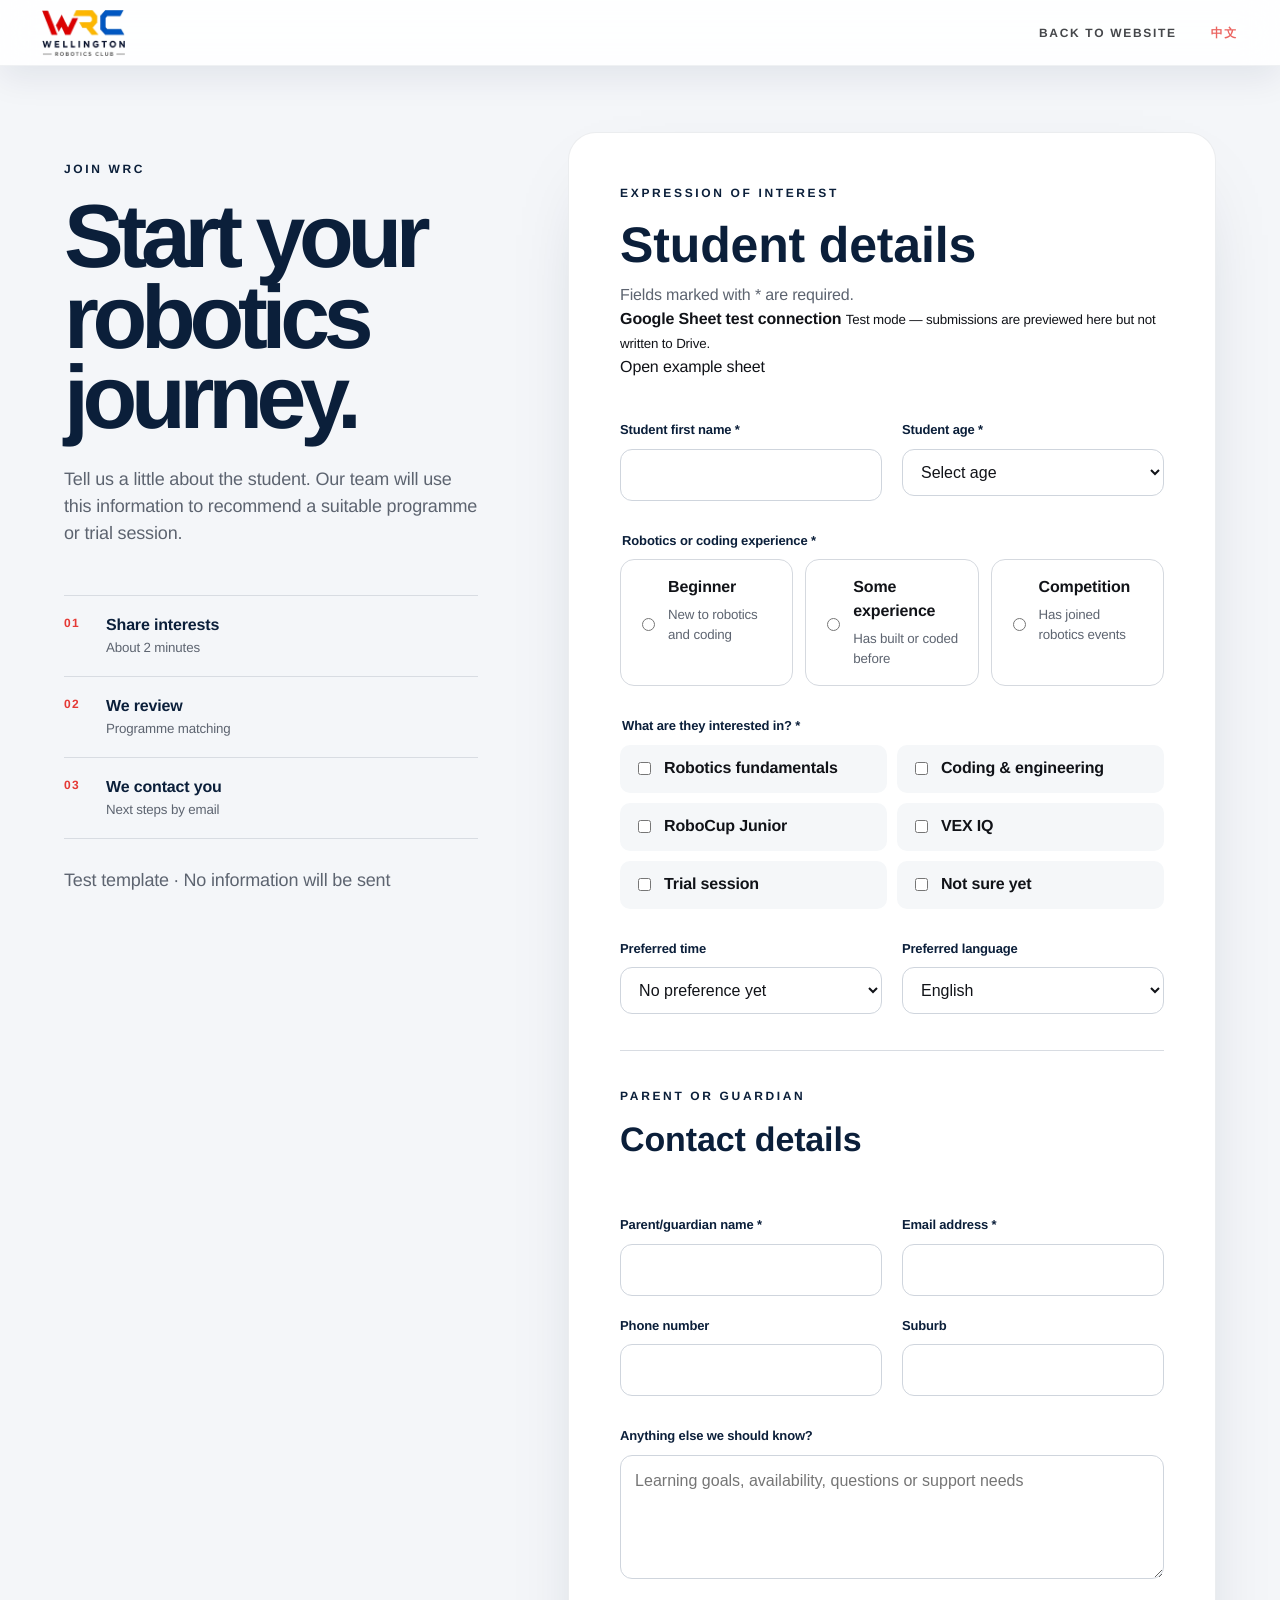
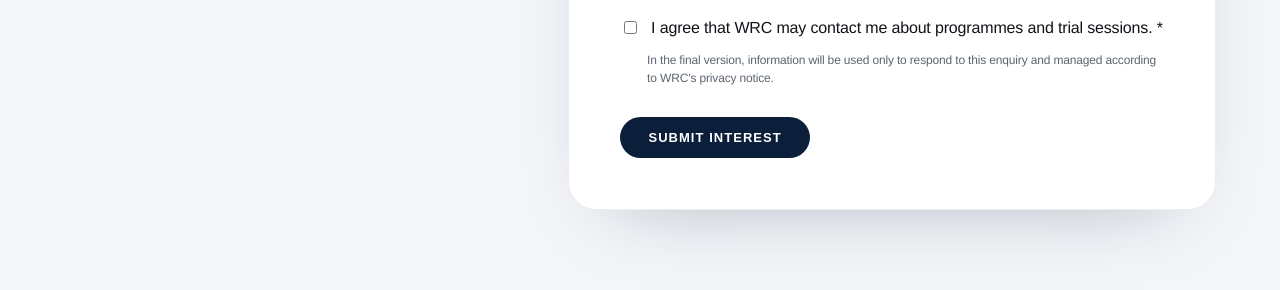
<file: register-test.html>
<!DOCTYPE html>
<html lang="en">
<head>
  <meta charset="UTF-8" />
  <meta name="viewport" content="width=device-width, initial-scale=1.0" />
  <title>Registration Interest Form | Wellington Robotics Club</title>
  <meta name="description" content="Register your interest in Wellington Robotics Club programmes and trial sessions." />
  <link rel="icon" href="assets/favicon.svg" type="image/svg+xml" />
  <link rel="stylesheet" href="styles.css" />
</head>
<body class="registration-page">
  <header class="site-header scrolled">
    <a class="brand" href="index.html" aria-label="Back to Wellington Robotics Club home">
      <img src="assets/wrc-logo-transparent.png" alt="Wellington Robotics Club logo" />
    </a>
    <nav class="desktop-nav" aria-label="Registration navigation">
      <a href="index.html">Back to Website</a>
      <a class="lang-switch" href="zh/register-test.html">中文</a>
    </nav>
    <a class="registration-back-mobile" href="index.html">Back</a>
  </header>

  <main class="registration-shell">
    <section class="registration-intro">
      <p class="eyebrow">Join WRC</p>
      <h1>Start your robotics journey.</h1>
      <p>Tell us a little about the student. Our team will use this information to recommend a suitable programme or trial session.</p>
      <div class="registration-steps" aria-label="Registration process">
        <div><span>01</span><strong>Share interests</strong><small>About 2 minutes</small></div>
        <div><span>02</span><strong>We review</strong><small>Programme matching</small></div>
        <div><span>03</span><strong>We contact you</strong><small>Next steps by email</small></div>
      </div>
      <p class="test-badge">Test template · No information will be sent</p>
    </section>

    <section class="registration-card" aria-labelledby="form-title">
      <div class="form-heading">
        <p class="eyebrow">Expression of Interest</p>
        <h2 id="form-title">Student details</h2>
        <p>Fields marked with * are required.</p>
      </div>

      <aside class="sheet-connection" aria-label="Connected Google Sheet test status">
        <span class="connection-dot" aria-hidden="true"></span>
        <div>
          <strong>Google Sheet test connection</strong>
          <small>Test mode — submissions are previewed here but not written to Drive.</small>
        </div>
        <a href="https://docs.google.com/spreadsheets/d/1bt3wP8S6rkLYxOru4EQFq_sIw_0xEHoiFdaE56i_O8M/edit" target="_blank" rel="noopener">Open example sheet</a>
      </aside>

      <form class="registration-form" data-registration-form novalidate>
        <div class="form-grid two-columns">
          <label>
            <span>Student first name *</span>
            <input type="text" name="studentName" autocomplete="given-name" required />
          </label>
          <label>
            <span>Student age *</span>
            <select name="studentAge" required>
              <option value="">Select age</option>
              <option>6–8</option><option>9–11</option><option>12–14</option><option>15–17</option><option>18+</option>
            </select>
          </label>
        </div>

        <fieldset>
          <legend>Robotics or coding experience *</legend>
          <div class="choice-grid">
            <label class="choice-card"><input type="radio" name="experience" value="Beginner" required /><span><strong>Beginner</strong><small>New to robotics and coding</small></span></label>
            <label class="choice-card"><input type="radio" name="experience" value="Some experience" /><span><strong>Some experience</strong><small>Has built or coded before</small></span></label>
            <label class="choice-card"><input type="radio" name="experience" value="Competition" /><span><strong>Competition</strong><small>Has joined robotics events</small></span></label>
          </div>
        </fieldset>

        <fieldset>
          <legend>What are they interested in? *</legend>
          <div class="interest-grid">
            <label><input type="checkbox" name="interest" value="Robotics fundamentals" /><span>Robotics fundamentals</span></label>
            <label><input type="checkbox" name="interest" value="Coding and engineering" /><span>Coding &amp; engineering</span></label>
            <label><input type="checkbox" name="interest" value="RoboCup Junior" /><span>RoboCup Junior</span></label>
            <label><input type="checkbox" name="interest" value="VEX IQ" /><span>VEX IQ</span></label>
            <label><input type="checkbox" name="interest" value="Trial session" /><span>Trial session</span></label>
            <label><input type="checkbox" name="interest" value="Not sure" /><span>Not sure yet</span></label>
          </div>
          <p class="field-error" data-interest-error>Please choose at least one interest.</p>
        </fieldset>

        <div class="form-grid two-columns">
          <label>
            <span>Preferred time</span>
            <select name="preferredTime">
              <option value="">No preference yet</option>
              <option>Weekday after school</option><option>Saturday</option><option>Sunday</option><option>School holidays</option>
            </select>
          </label>
          <label>
            <span>Preferred language</span>
            <select name="language">
              <option>English</option><option>中文</option><option>Either is fine</option>
            </select>
          </label>
        </div>

        <div class="form-divider"></div>
        <div class="form-heading compact">
          <p class="eyebrow">Parent or guardian</p>
          <h2>Contact details</h2>
        </div>

        <div class="form-grid two-columns">
          <label><span>Parent/guardian name *</span><input type="text" name="guardianName" autocomplete="name" required /></label>
          <label><span>Email address *</span><input type="email" name="email" autocomplete="email" required /></label>
          <label><span>Phone number</span><input type="tel" name="phone" autocomplete="tel" /></label>
          <label><span>Suburb</span><input type="text" name="suburb" autocomplete="address-level2" /></label>
        </div>

        <label>
          <span>Anything else we should know?</span>
          <textarea name="notes" rows="4" placeholder="Learning goals, availability, questions or support needs"></textarea>
        </label>

        <label class="consent-row">
          <input type="checkbox" name="consent" required />
          <span>I agree that WRC may contact me about programmes and trial sessions. *</span>
        </label>
        <p class="privacy-note">In the final version, information will be used only to respond to this enquiry and managed according to WRC’s privacy notice.</p>

        <button class="btn primary submit-button" type="submit">Submit interest</button>
        <p class="form-status" data-form-status role="status" aria-live="polite"></p>
        <section class="submission-preview" data-submission-preview hidden aria-label="Google Sheet row preview">
          <div>
            <p class="eyebrow">Google Sheet row preview</p>
            <strong>This is how the new record will appear.</strong>
          </div>
          <dl data-preview-fields></dl>
          <a href="https://docs.google.com/spreadsheets/d/1bt3wP8S6rkLYxOru4EQFq_sIw_0xEHoiFdaE56i_O8M/edit" target="_blank" rel="noopener">View connected example sheet</a>
        </section>
      </form>
    </section>
  </main>

  <script src="registration.js"></script>
</body>
</html>
</file>
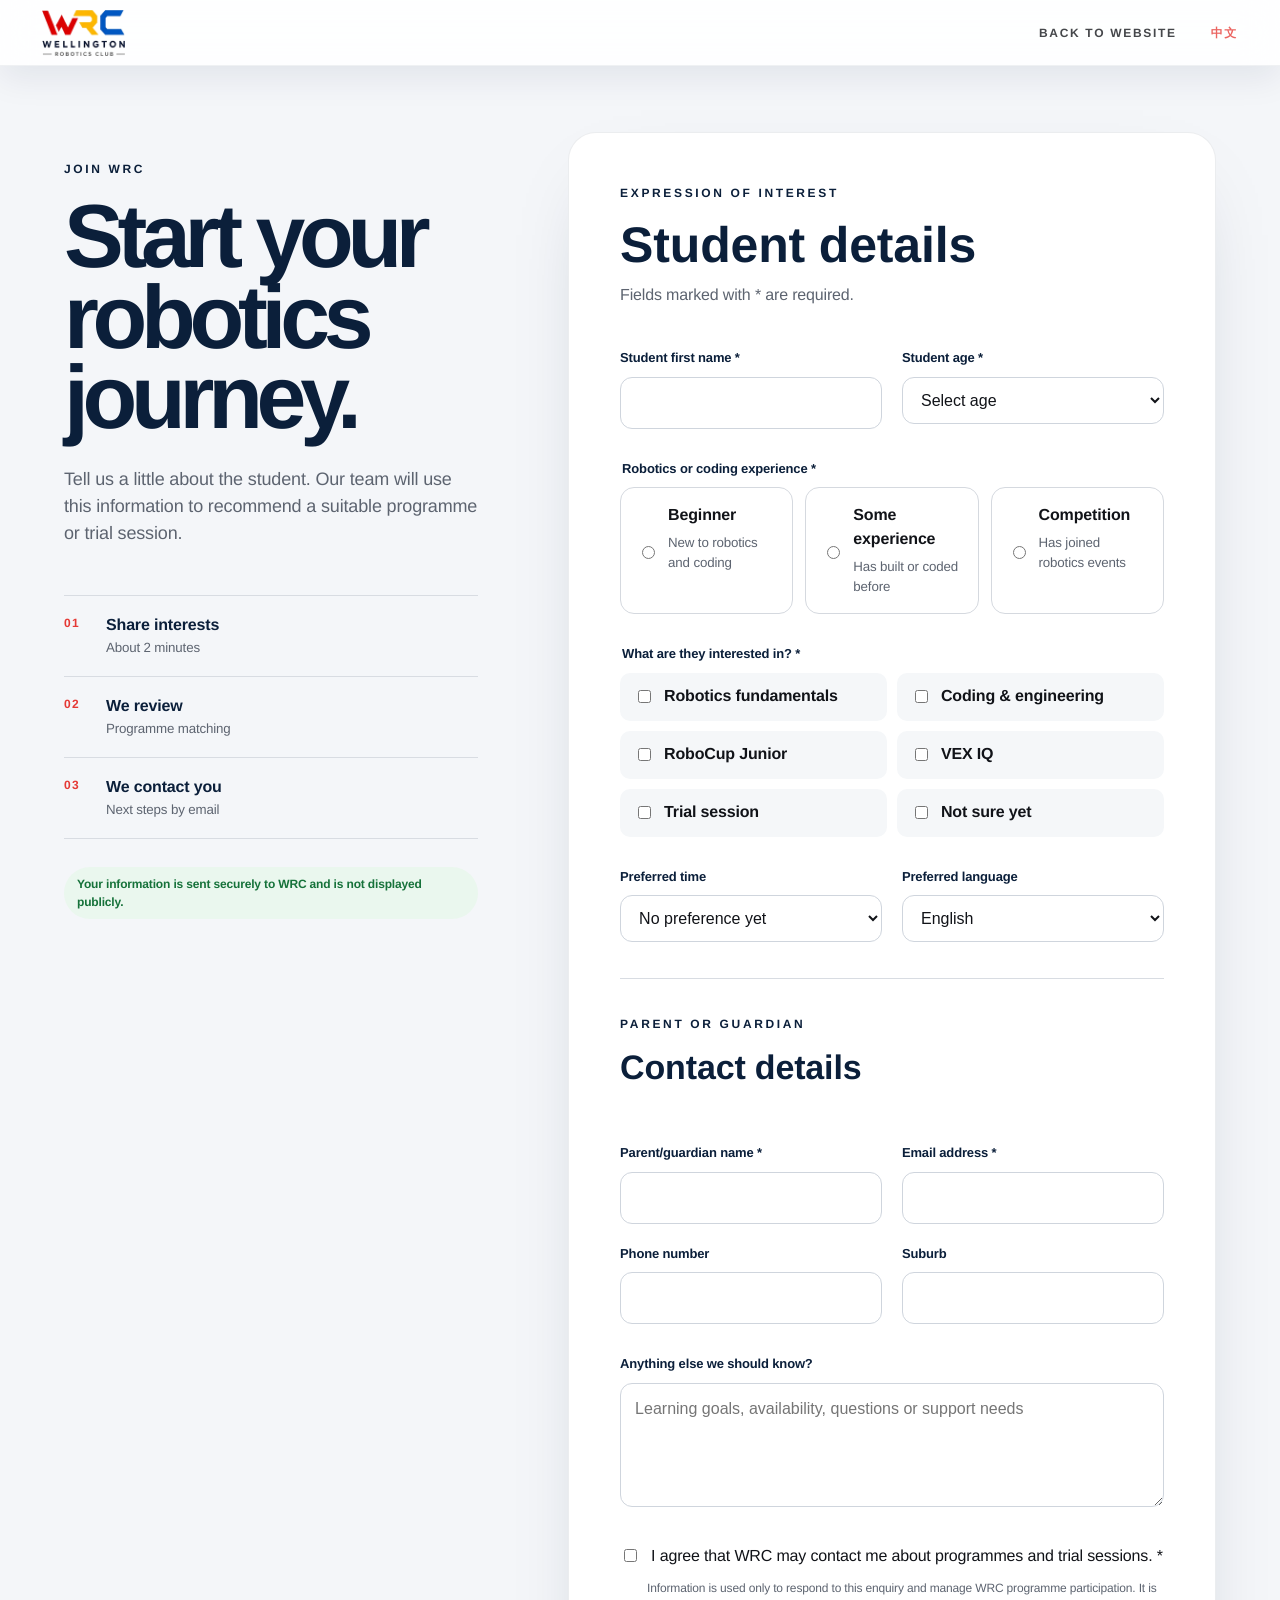
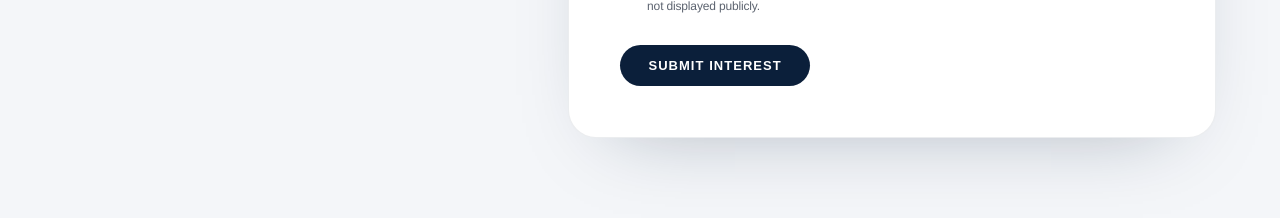
<file: register.html>
<!DOCTYPE html>
<html lang="en">
<head>
  <meta charset="UTF-8" />
  <meta name="viewport" content="width=device-width, initial-scale=1.0" />
  <title>Registration Interest Form | Wellington Robotics Club</title>
  <meta name="description" content="Register your interest in Wellington Robotics Club programmes and trial sessions." />
  <link rel="canonical" href="https://w-robotic.com/register" />
  <link rel="alternate" hreflang="en-NZ" href="https://w-robotic.com/register" />
  <link rel="alternate" hreflang="zh-Hans" href="https://w-robotic.com/zh/register" />
  <link rel="alternate" hreflang="x-default" href="https://w-robotic.com/register" />
  <link rel="icon" href="assets/favicon.svg" type="image/svg+xml" />
  <link rel="stylesheet" href="styles.css" />
</head>
<body class="registration-page">
  <header class="site-header scrolled">
    <a class="brand" href="index.html" aria-label="Back to Wellington Robotics Club home">
      <img src="assets/wrc-logo-transparent.png" alt="Wellington Robotics Club logo" />
    </a>
    <nav class="desktop-nav" aria-label="Registration navigation">
      <a href="index.html">Back to Website</a>
      <a class="lang-switch" href="zh/register.html">中文</a>
    </nav>
    <a class="registration-back-mobile" href="index.html">Back</a>
  </header>

  <main class="registration-shell">
    <section class="registration-intro">
      <p class="eyebrow">Join WRC</p>
      <h1>Start your robotics journey.</h1>
      <p>Tell us a little about the student. Our team will use this information to recommend a suitable programme or trial session.</p>
      <div class="registration-steps" aria-label="Registration process">
        <div><span>01</span><strong>Share interests</strong><small>About 2 minutes</small></div>
        <div><span>02</span><strong>We review</strong><small>Programme matching</small></div>
        <div><span>03</span><strong>We contact you</strong><small>Next steps by email</small></div>
      </div>
      <p class="privacy-summary">Your information is sent securely to WRC and is not displayed publicly.</p>
    </section>

    <section class="registration-card" aria-labelledby="form-title">
      <div class="form-heading">
        <p class="eyebrow">Expression of Interest</p>
        <h2 id="form-title">Student details</h2>
        <p>Fields marked with * are required.</p>
      </div>

      <form class="registration-form" data-registration-form novalidate>
        <label class="website-field" aria-hidden="true">Website<input type="text" name="website" tabindex="-1" autocomplete="off" /></label>
        <div class="selected-event" data-selected-event hidden></div>
        <div class="form-grid two-columns">
          <label>
            <span>Student first name *</span>
            <input type="text" name="studentName" autocomplete="given-name" required />
          </label>
          <label>
            <span>Student age *</span>
            <select name="studentAge" required>
              <option value="">Select age</option>
              <option>6–8</option><option>9–11</option><option>12–14</option><option>15–17</option><option>18+</option>
            </select>
          </label>
        </div>

        <fieldset>
          <legend>Robotics or coding experience *</legend>
          <div class="choice-grid">
            <label class="choice-card"><input type="radio" name="experience" value="Beginner" required /><span><strong>Beginner</strong><small>New to robotics and coding</small></span></label>
            <label class="choice-card"><input type="radio" name="experience" value="Some experience" /><span><strong>Some experience</strong><small>Has built or coded before</small></span></label>
            <label class="choice-card"><input type="radio" name="experience" value="Competition" /><span><strong>Competition</strong><small>Has joined robotics events</small></span></label>
          </div>
        </fieldset>

        <fieldset>
          <legend>What are they interested in? *</legend>
          <div class="interest-grid">
            <label><input type="checkbox" name="interest" value="Robotics fundamentals" /><span>Robotics fundamentals</span></label>
            <label><input type="checkbox" name="interest" value="Coding and engineering" /><span>Coding &amp; engineering</span></label>
            <label><input type="checkbox" name="interest" value="RoboCup Junior" /><span>RoboCup Junior</span></label>
            <label><input type="checkbox" name="interest" value="VEX IQ" /><span>VEX IQ</span></label>
            <label><input type="checkbox" name="interest" value="Trial session" /><span>Trial session</span></label>
            <label><input type="checkbox" name="interest" value="Not sure" /><span>Not sure yet</span></label>
          </div>
          <p class="field-error" data-interest-error>Please choose at least one interest.</p>
        </fieldset>

        <div class="form-grid two-columns">
          <label>
            <span>Preferred time</span>
            <select name="preferredTime">
              <option value="">No preference yet</option>
              <option>Weekday after school</option><option>Saturday</option><option>Sunday</option><option>School holidays</option>
            </select>
          </label>
          <label>
            <span>Preferred language</span>
            <select name="language">
              <option>English</option><option>中文</option><option>Either is fine</option>
            </select>
          </label>
        </div>

        <div class="form-divider"></div>
        <div class="form-heading compact">
          <p class="eyebrow">Parent or guardian</p>
          <h2>Contact details</h2>
        </div>

        <div class="form-grid two-columns">
          <label><span>Parent/guardian name *</span><input type="text" name="guardianName" autocomplete="name" required /></label>
          <label><span>Email address *</span><input type="email" name="email" autocomplete="email" required /></label>
          <label><span>Phone number</span><input type="tel" name="phone" autocomplete="tel" /></label>
          <label><span>Suburb</span><input type="text" name="suburb" autocomplete="address-level2" /></label>
        </div>

        <label>
          <span>Anything else we should know?</span>
          <textarea name="notes" rows="4" placeholder="Learning goals, availability, questions or support needs"></textarea>
        </label>

        <label class="consent-row">
          <input type="checkbox" name="consent" required />
          <span>I agree that WRC may contact me about programmes and trial sessions. *</span>
        </label>
        <p class="privacy-note">Information is used only to respond to this enquiry and manage WRC programme participation. It is not displayed publicly.</p>

        <button class="btn primary submit-button" type="submit">Submit interest</button>
        <p class="form-status" data-form-status role="status" aria-live="polite"></p>
      </form>
    </section>
  </main>

  <script src="registration.js"></script>
</body>
</html>
</file>
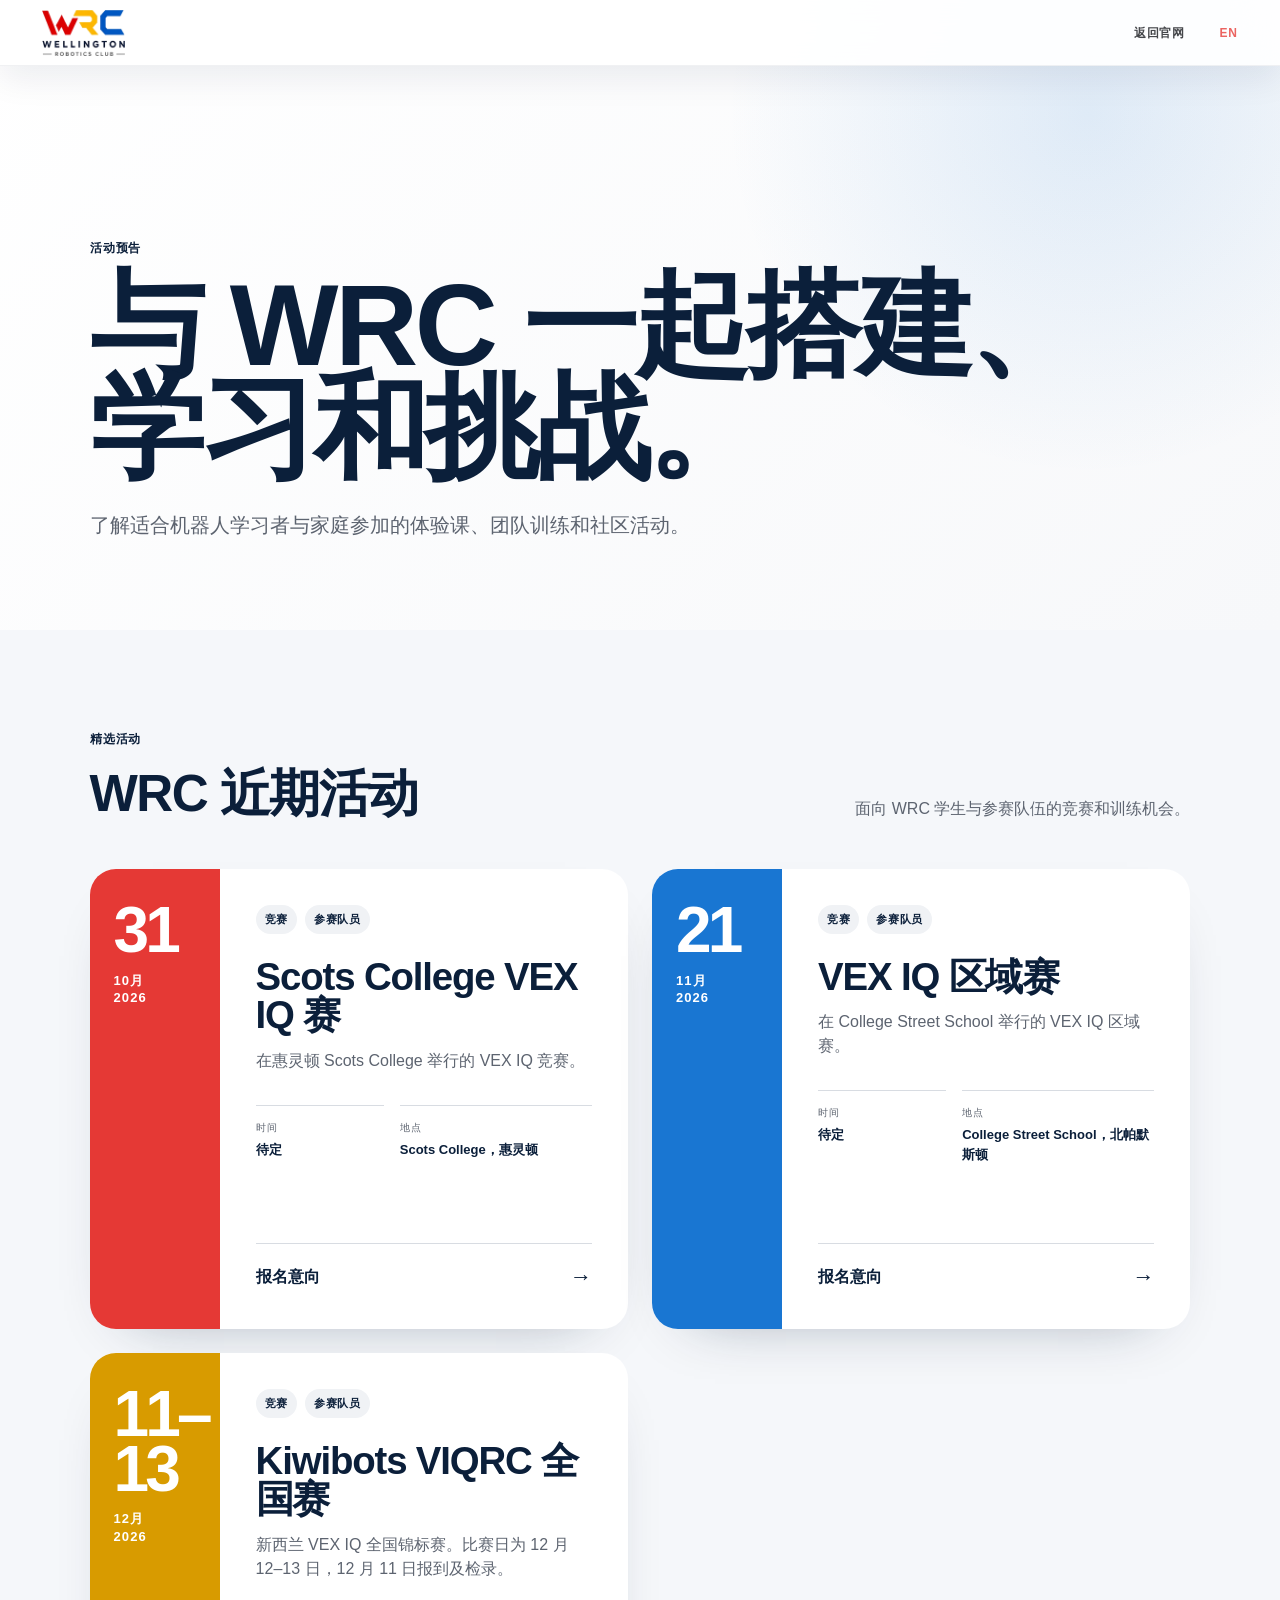
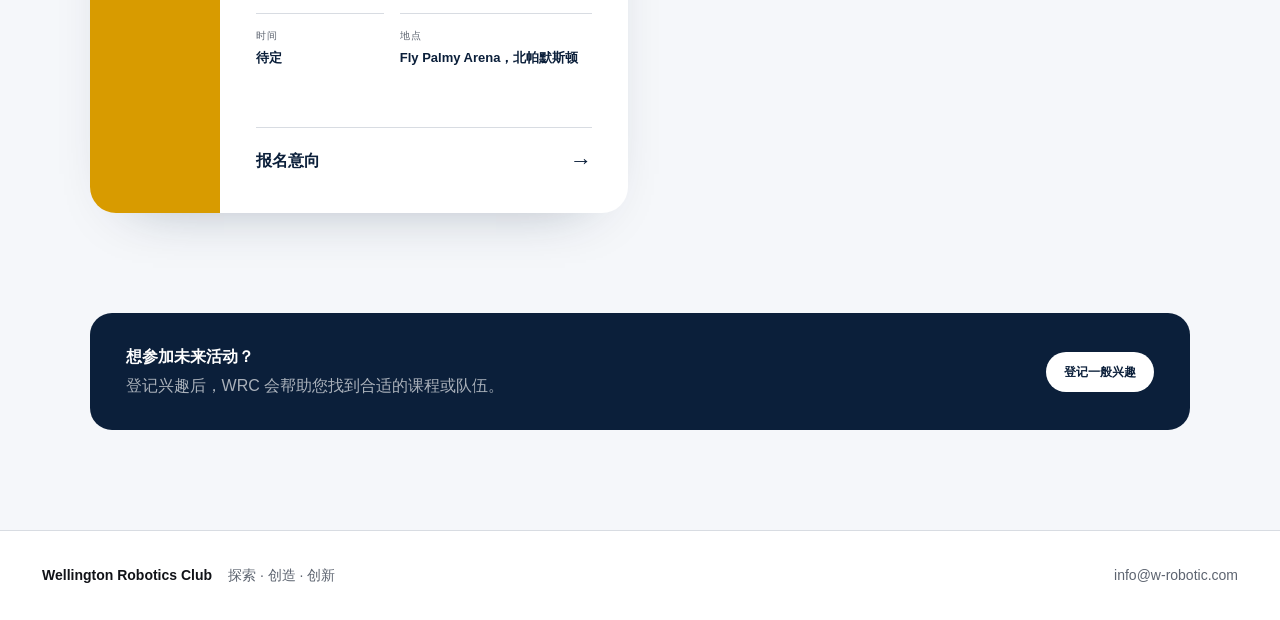
<file: zh/events.html>
<!DOCTYPE html>
<html lang="zh-CN">
<head>
  <meta charset="UTF-8" />
  <meta name="viewport" content="width=device-width, initial-scale=1.0" />
  <title>活动预告 | 惠灵顿机器人俱乐部</title>
  <meta name="description" content="查看惠灵顿机器人俱乐部即将举行的竞赛、训练和社区活动。" />
  <link rel="canonical" href="https://w-robotic.com/zh/events" />
  <link rel="alternate" hreflang="en-NZ" href="https://w-robotic.com/events" />
  <link rel="alternate" hreflang="zh-Hans" href="https://w-robotic.com/zh/events" />
  <link rel="alternate" hreflang="x-default" href="https://w-robotic.com/events" />
  <link rel="icon" href="../assets/favicon.svg" type="image/svg+xml" />
  <link rel="stylesheet" href="../styles.css" />
</head>
<body class="events-page">
  <header class="site-header scrolled">
    <a class="brand" href="index.html" aria-label="返回惠灵顿机器人俱乐部首页"><img src="../assets/wrc-logo-transparent.png" alt="Wellington Robotics Club logo" /></a>
    <nav class="desktop-nav" aria-label="活动页面导航"><a href="index.html">返回官网</a><a class="lang-switch" href="../events.html">EN</a></nav>
    <a class="registration-back-mobile" href="index.html">返回</a>
  </header>

  <main>
    <section class="events-hero">
      <p class="eyebrow">活动预告</p>
      <h1>与 WRC 一起搭建、学习和挑战。</h1>
      <p>了解适合机器人学习者与家庭参加的体验课、团队训练和社区活动。</p>
    </section>

    <section class="featured-events" aria-labelledby="featured-title">
      <div class="events-section-heading">
        <div><p class="eyebrow">精选活动</p><h2 id="featured-title">WRC 近期活动</h2></div>
        <p>面向 WRC 学生与参赛队伍的竞赛和训练机会。</p>
      </div>

      <div class="event-card-grid">
        <article class="event-card event-card-red">
          <div class="event-date"><strong>31</strong><span>10月<br />2026</span></div>
          <div class="event-card-body">
            <div class="event-meta"><span>竞赛</span><span>参赛队员</span></div>
            <h3>Scots College VEX IQ 赛</h3>
            <p>在惠灵顿 Scots College 举行的 VEX IQ 竞赛。</p>
            <dl><div><dt>时间</dt><dd>待定</dd></div><div><dt>地点</dt><dd>Scots College，惠灵顿</dd></div></dl>
            <a class="event-register" href="register.html?event=vex-iq-scots-college-2026">报名意向 <span>→</span></a>
          </div>
        </article>

        <article class="event-card event-card-blue">
          <div class="event-date"><strong>21</strong><span>11月<br />2026</span></div>
          <div class="event-card-body">
            <div class="event-meta"><span>竞赛</span><span>参赛队员</span></div>
            <h3>VEX IQ 区域赛</h3>
            <p>在 College Street School 举行的 VEX IQ 区域赛。</p>
            <dl><div><dt>时间</dt><dd>待定</dd></div><div><dt>地点</dt><dd>College Street School，北帕默斯顿</dd></div></dl>
            <a class="event-register" href="register.html?event=vex-iq-regional-competition-2026">报名意向 <span>→</span></a>
          </div>
        </article>

        <article class="event-card event-card-gold">
          <div class="event-date"><strong>11–13</strong><span>12月<br />2026</span></div>
          <div class="event-card-body">
            <div class="event-meta"><span>竞赛</span><span>参赛队员</span></div>
            <h3>Kiwibots VIQRC 全国赛</h3>
            <p>新西兰 VEX IQ 全国锦标赛。比赛日为 12 月 12–13 日，12 月 11 日报到及检录。</p>
            <dl><div><dt>时间</dt><dd>待定</dd></div><div><dt>地点</dt><dd>Fly Palmy Arena，北帕默斯顿</dd></div></dl>
            <a class="event-register" href="register.html?event=kiwibots-viqrc-nationals-2026">报名意向 <span>→</span></a>
          </div>
        </article>
      </div>
    </section>

    <section class="events-info-strip">
      <div><strong>想参加未来活动？</strong><span>登记兴趣后，WRC 会帮助您找到合适的课程或队伍。</span></div>
      <a href="register.html">登记一般兴趣</a>
    </section>
  </main>

  <footer class="site-footer"><div><strong>Wellington Robotics Club</strong><span>探索 · 创造 · 创新</span></div><div class="footer-links"><a href="mailto:info@w-robotic.com">info@w-robotic.com</a></div></footer>
</body>
</html>
</file>
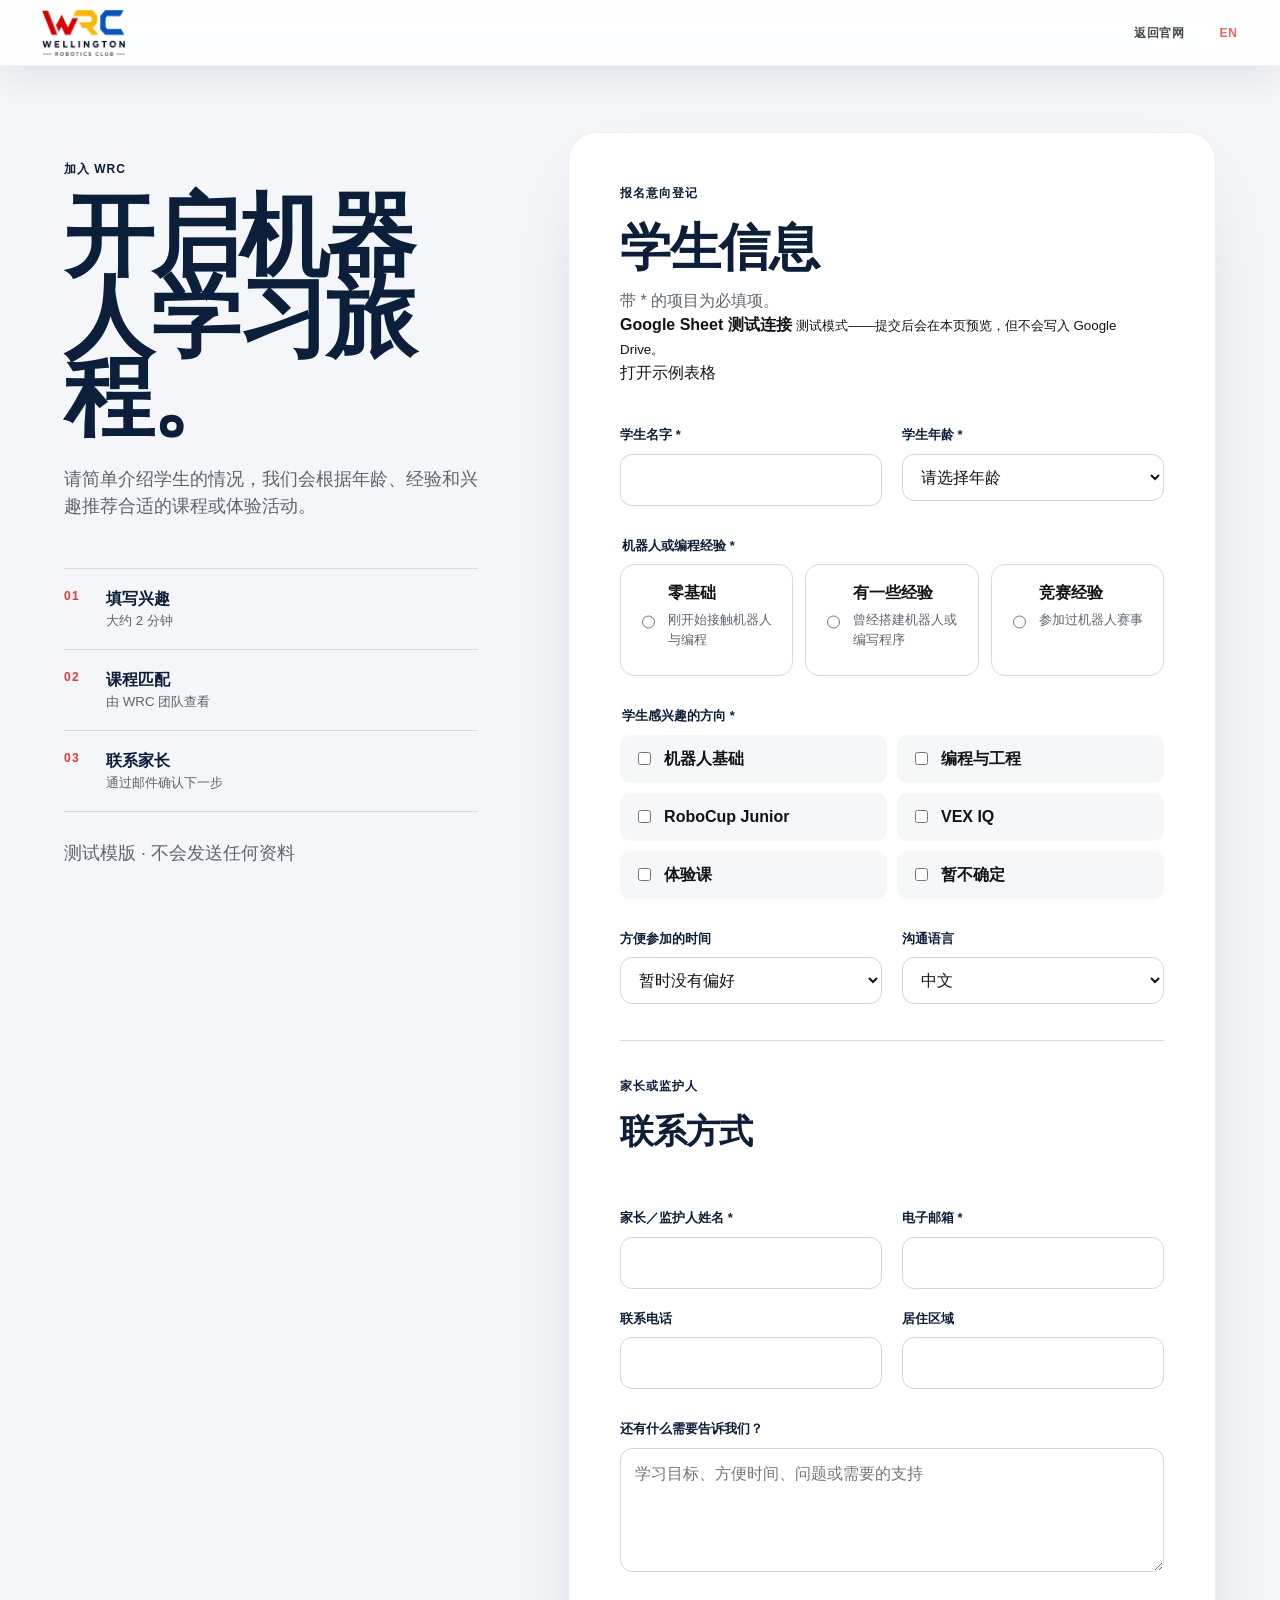
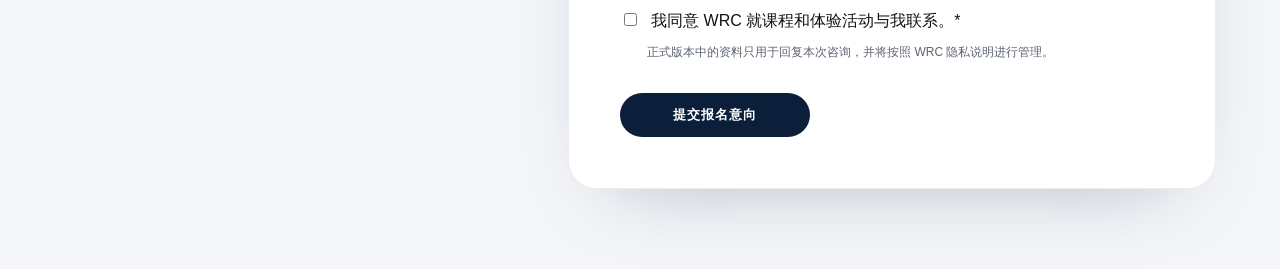
<file: zh/register-test.html>
<!DOCTYPE html>
<html lang="zh-CN">
<head>
  <meta charset="UTF-8" />
  <meta name="viewport" content="width=device-width, initial-scale=1.0" />
  <title>报名意向表 | 惠灵顿机器人俱乐部</title>
  <meta name="description" content="登记您对惠灵顿机器人俱乐部课程和体验课的兴趣。" />
  <link rel="icon" href="../assets/favicon.svg" type="image/svg+xml" />
  <link rel="stylesheet" href="../styles.css" />
</head>
<body class="registration-page">
  <header class="site-header scrolled">
    <a class="brand" href="index.html" aria-label="返回惠灵顿机器人俱乐部首页">
      <img src="../assets/wrc-logo-transparent.png" alt="Wellington Robotics Club logo" />
    </a>
    <nav class="desktop-nav" aria-label="报名页面导航">
      <a href="index.html">返回官网</a>
      <a class="lang-switch" href="../register-test.html">EN</a>
    </nav>
    <a class="registration-back-mobile" href="index.html">返回</a>
  </header>

  <main class="registration-shell">
    <section class="registration-intro">
      <p class="eyebrow">加入 WRC</p>
      <h1>开启机器人学习旅程。</h1>
      <p>请简单介绍学生的情况，我们会根据年龄、经验和兴趣推荐合适的课程或体验活动。</p>
      <div class="registration-steps" aria-label="报名流程">
        <div><span>01</span><strong>填写兴趣</strong><small>大约 2 分钟</small></div>
        <div><span>02</span><strong>课程匹配</strong><small>由 WRC 团队查看</small></div>
        <div><span>03</span><strong>联系家长</strong><small>通过邮件确认下一步</small></div>
      </div>
      <p class="test-badge">测试模版 · 不会发送任何资料</p>
    </section>

    <section class="registration-card" aria-labelledby="form-title">
      <div class="form-heading">
        <p class="eyebrow">报名意向登记</p>
        <h2 id="form-title">学生信息</h2>
        <p>带 * 的项目为必填项。</p>
      </div>

      <aside class="sheet-connection" aria-label="Google Sheet 测试连接状态">
        <span class="connection-dot" aria-hidden="true"></span>
        <div>
          <strong>Google Sheet 测试连接</strong>
          <small>测试模式——提交后会在本页预览，但不会写入 Google Drive。</small>
        </div>
        <a href="https://docs.google.com/spreadsheets/d/1bt3wP8S6rkLYxOru4EQFq_sIw_0xEHoiFdaE56i_O8M/edit" target="_blank" rel="noopener">打开示例表格</a>
      </aside>

      <form class="registration-form" data-registration-form novalidate>
        <div class="form-grid two-columns">
          <label><span>学生名字 *</span><input type="text" name="studentName" autocomplete="given-name" required /></label>
          <label>
            <span>学生年龄 *</span>
            <select name="studentAge" required><option value="">请选择年龄</option><option>6–8 岁</option><option>9–11 岁</option><option>12–14 岁</option><option>15–17 岁</option><option>18 岁以上</option></select>
          </label>
        </div>

        <fieldset>
          <legend>机器人或编程经验 *</legend>
          <div class="choice-grid">
            <label class="choice-card"><input type="radio" name="experience" value="零基础" required /><span><strong>零基础</strong><small>刚开始接触机器人与编程</small></span></label>
            <label class="choice-card"><input type="radio" name="experience" value="有一些经验" /><span><strong>有一些经验</strong><small>曾经搭建机器人或编写程序</small></span></label>
            <label class="choice-card"><input type="radio" name="experience" value="竞赛经验" /><span><strong>竞赛经验</strong><small>参加过机器人赛事</small></span></label>
          </div>
        </fieldset>

        <fieldset>
          <legend>学生感兴趣的方向 *</legend>
          <div class="interest-grid">
            <label><input type="checkbox" name="interest" value="机器人基础" /><span>机器人基础</span></label>
            <label><input type="checkbox" name="interest" value="编程与工程" /><span>编程与工程</span></label>
            <label><input type="checkbox" name="interest" value="RoboCup Junior" /><span>RoboCup Junior</span></label>
            <label><input type="checkbox" name="interest" value="VEX IQ" /><span>VEX IQ</span></label>
            <label><input type="checkbox" name="interest" value="体验课" /><span>体验课</span></label>
            <label><input type="checkbox" name="interest" value="暂不确定" /><span>暂不确定</span></label>
          </div>
          <p class="field-error" data-interest-error>请至少选择一个兴趣方向。</p>
        </fieldset>

        <div class="form-grid two-columns">
          <label><span>方便参加的时间</span><select name="preferredTime"><option value="">暂时没有偏好</option><option>工作日放学后</option><option>星期六</option><option>星期日</option><option>学校假期</option></select></label>
          <label><span>沟通语言</span><select name="language"><option>中文</option><option>English</option><option>中英文都可以</option></select></label>
        </div>

        <div class="form-divider"></div>
        <div class="form-heading compact">
          <p class="eyebrow">家长或监护人</p>
          <h2>联系方式</h2>
        </div>

        <div class="form-grid two-columns">
          <label><span>家长／监护人姓名 *</span><input type="text" name="guardianName" autocomplete="name" required /></label>
          <label><span>电子邮箱 *</span><input type="email" name="email" autocomplete="email" required /></label>
          <label><span>联系电话</span><input type="tel" name="phone" autocomplete="tel" /></label>
          <label><span>居住区域</span><input type="text" name="suburb" autocomplete="address-level2" /></label>
        </div>

        <label><span>还有什么需要告诉我们？</span><textarea name="notes" rows="4" placeholder="学习目标、方便时间、问题或需要的支持"></textarea></label>
        <label class="consent-row"><input type="checkbox" name="consent" required /><span>我同意 WRC 就课程和体验活动与我联系。*</span></label>
        <p class="privacy-note">正式版本中的资料只用于回复本次咨询，并将按照 WRC 隐私说明进行管理。</p>

        <button class="btn primary submit-button" type="submit">提交报名意向</button>
        <p class="form-status" data-form-status role="status" aria-live="polite"></p>
        <section class="submission-preview" data-submission-preview hidden aria-label="Google Sheet 新记录预览">
          <div>
            <p class="eyebrow">Google Sheet 新记录预览</p>
            <strong>正式连接后，新报名将以这种方式加入表格。</strong>
          </div>
          <dl data-preview-fields></dl>
          <a href="https://docs.google.com/spreadsheets/d/1bt3wP8S6rkLYxOru4EQFq_sIw_0xEHoiFdaE56i_O8M/edit" target="_blank" rel="noopener">查看已连接的示例表格</a>
        </section>
      </form>
    </section>
  </main>

  <script src="../registration.js"></script>
</body>
</html>
</file>
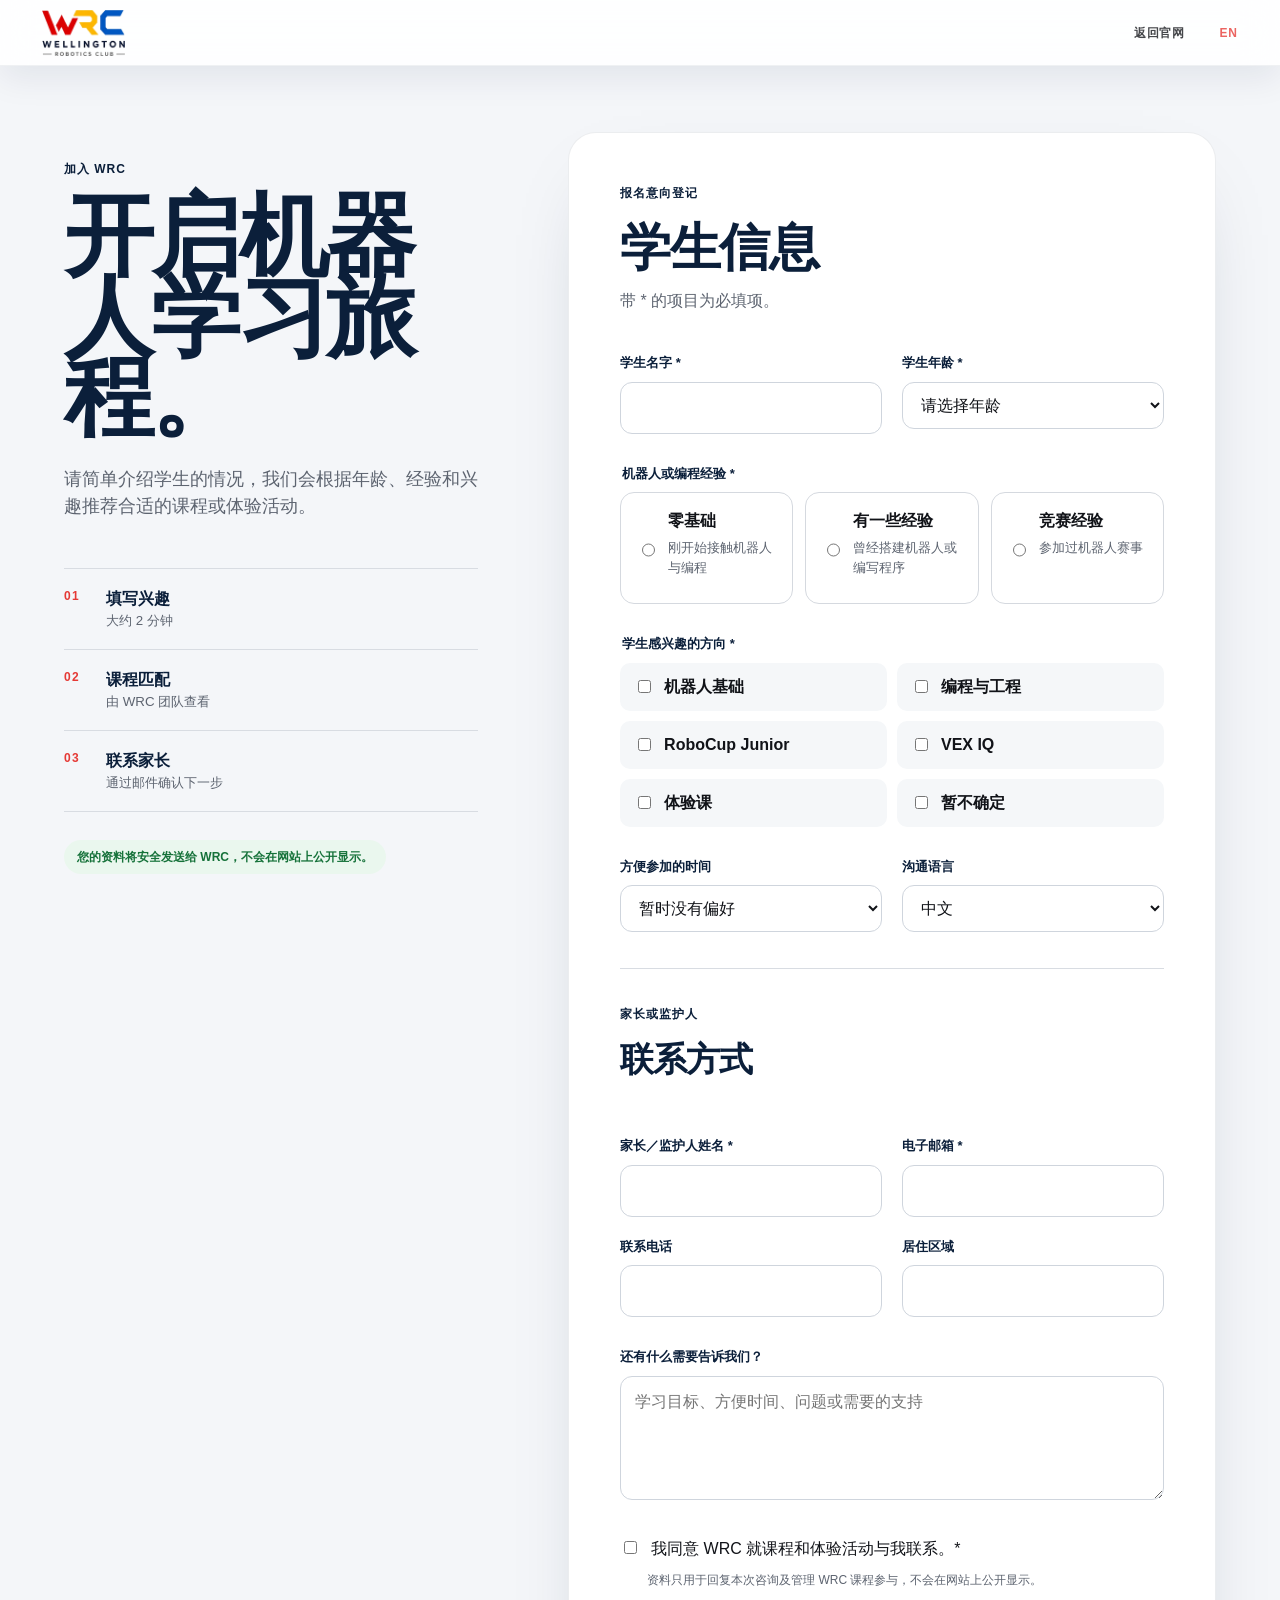
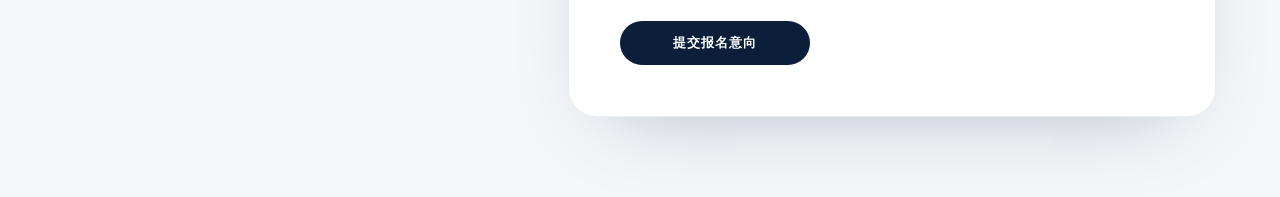
<file: zh/register.html>
<!DOCTYPE html>
<html lang="zh-CN">
<head>
  <meta charset="UTF-8" />
  <meta name="viewport" content="width=device-width, initial-scale=1.0" />
  <title>报名意向表 | 惠灵顿机器人俱乐部</title>
  <meta name="description" content="登记您对惠灵顿机器人俱乐部课程和体验课的兴趣。" />
  <link rel="canonical" href="https://w-robotic.com/zh/register" />
  <link rel="alternate" hreflang="en-NZ" href="https://w-robotic.com/register" />
  <link rel="alternate" hreflang="zh-Hans" href="https://w-robotic.com/zh/register" />
  <link rel="alternate" hreflang="x-default" href="https://w-robotic.com/register" />
  <link rel="icon" href="../assets/favicon.svg" type="image/svg+xml" />
  <link rel="stylesheet" href="../styles.css" />
</head>
<body class="registration-page">
  <header class="site-header scrolled">
    <a class="brand" href="index.html" aria-label="返回惠灵顿机器人俱乐部首页">
      <img src="../assets/wrc-logo-transparent.png" alt="Wellington Robotics Club logo" />
    </a>
    <nav class="desktop-nav" aria-label="报名页面导航">
      <a href="index.html">返回官网</a>
      <a class="lang-switch" href="../register.html">EN</a>
    </nav>
    <a class="registration-back-mobile" href="index.html">返回</a>
  </header>

  <main class="registration-shell">
    <section class="registration-intro">
      <p class="eyebrow">加入 WRC</p>
      <h1>开启机器人学习旅程。</h1>
      <p>请简单介绍学生的情况，我们会根据年龄、经验和兴趣推荐合适的课程或体验活动。</p>
      <div class="registration-steps" aria-label="报名流程">
        <div><span>01</span><strong>填写兴趣</strong><small>大约 2 分钟</small></div>
        <div><span>02</span><strong>课程匹配</strong><small>由 WRC 团队查看</small></div>
        <div><span>03</span><strong>联系家长</strong><small>通过邮件确认下一步</small></div>
      </div>
      <p class="privacy-summary">您的资料将安全发送给 WRC，不会在网站上公开显示。</p>
    </section>

    <section class="registration-card" aria-labelledby="form-title">
      <div class="form-heading">
        <p class="eyebrow">报名意向登记</p>
        <h2 id="form-title">学生信息</h2>
        <p>带 * 的项目为必填项。</p>
      </div>

      <form class="registration-form" data-registration-form novalidate>
        <label class="website-field" aria-hidden="true">Website<input type="text" name="website" tabindex="-1" autocomplete="off" /></label>
        <div class="selected-event" data-selected-event hidden></div>
        <div class="form-grid two-columns">
          <label><span>学生名字 *</span><input type="text" name="studentName" autocomplete="given-name" required /></label>
          <label>
            <span>学生年龄 *</span>
            <select name="studentAge" required><option value="">请选择年龄</option><option>6–8 岁</option><option>9–11 岁</option><option>12–14 岁</option><option>15–17 岁</option><option>18 岁以上</option></select>
          </label>
        </div>

        <fieldset>
          <legend>机器人或编程经验 *</legend>
          <div class="choice-grid">
            <label class="choice-card"><input type="radio" name="experience" value="零基础" required /><span><strong>零基础</strong><small>刚开始接触机器人与编程</small></span></label>
            <label class="choice-card"><input type="radio" name="experience" value="有一些经验" /><span><strong>有一些经验</strong><small>曾经搭建机器人或编写程序</small></span></label>
            <label class="choice-card"><input type="radio" name="experience" value="竞赛经验" /><span><strong>竞赛经验</strong><small>参加过机器人赛事</small></span></label>
          </div>
        </fieldset>

        <fieldset>
          <legend>学生感兴趣的方向 *</legend>
          <div class="interest-grid">
            <label><input type="checkbox" name="interest" value="机器人基础" /><span>机器人基础</span></label>
            <label><input type="checkbox" name="interest" value="编程与工程" /><span>编程与工程</span></label>
            <label><input type="checkbox" name="interest" value="RoboCup Junior" /><span>RoboCup Junior</span></label>
            <label><input type="checkbox" name="interest" value="VEX IQ" /><span>VEX IQ</span></label>
            <label><input type="checkbox" name="interest" value="体验课" /><span>体验课</span></label>
            <label><input type="checkbox" name="interest" value="暂不确定" /><span>暂不确定</span></label>
          </div>
          <p class="field-error" data-interest-error>请至少选择一个兴趣方向。</p>
        </fieldset>

        <div class="form-grid two-columns">
          <label><span>方便参加的时间</span><select name="preferredTime"><option value="">暂时没有偏好</option><option>工作日放学后</option><option>星期六</option><option>星期日</option><option>学校假期</option></select></label>
          <label><span>沟通语言</span><select name="language"><option>中文</option><option>English</option><option>中英文都可以</option></select></label>
        </div>

        <div class="form-divider"></div>
        <div class="form-heading compact">
          <p class="eyebrow">家长或监护人</p>
          <h2>联系方式</h2>
        </div>

        <div class="form-grid two-columns">
          <label><span>家长／监护人姓名 *</span><input type="text" name="guardianName" autocomplete="name" required /></label>
          <label><span>电子邮箱 *</span><input type="email" name="email" autocomplete="email" required /></label>
          <label><span>联系电话</span><input type="tel" name="phone" autocomplete="tel" /></label>
          <label><span>居住区域</span><input type="text" name="suburb" autocomplete="address-level2" /></label>
        </div>

        <label><span>还有什么需要告诉我们？</span><textarea name="notes" rows="4" placeholder="学习目标、方便时间、问题或需要的支持"></textarea></label>
        <label class="consent-row"><input type="checkbox" name="consent" required /><span>我同意 WRC 就课程和体验活动与我联系。*</span></label>
        <p class="privacy-note">资料只用于回复本次咨询及管理 WRC 课程参与，不会在网站上公开显示。</p>

        <button class="btn primary submit-button" type="submit">提交报名意向</button>
        <p class="form-status" data-form-status role="status" aria-live="polite"></p>
      </form>
    </section>
  </main>

  <script src="../registration.js"></script>
</body>
</html>
</file>
<file: styles.css>
:root{
  --red:#E53935;
  --gold:#FBC02D;
  --blue:#1976D2;
  --navy:#0B1F3A;
  --grey:#f5f5f5;
  --text:#111318;
  --muted:#5d6470;
  --line:#d8dce2;
}

*{box-sizing:border-box}
html{scroll-behavior:smooth}
body{
  margin:0;
  font-family:"SF Pro Display","SF Pro Text","Avenir Next","Helvetica Neue",Inter,-apple-system,BlinkMacSystemFont,"Segoe UI",Arial,sans-serif;
  color:var(--text);
  background:#fff;
  line-height:1.5;
  font-weight:400;
  letter-spacing:-0.01em;
  -webkit-font-smoothing:antialiased;
  text-rendering:geometricPrecision;
}

a{color:inherit;text-decoration:none}
.site-header{
  position:fixed;
  top:0;left:0;right:0;
  z-index:50;
  height:76px;
  display:flex;
  align-items:center;
  justify-content:space-between;
  padding:18px 42px;
  background:rgba(255,255,255,.76);
  backdrop-filter:blur(18px);
  border-bottom:1px solid rgba(11,31,58,.06);
  transition:height .35s ease, background .35s ease, box-shadow .35s ease;
}
.site-header.scrolled{
  height:66px;
  background:rgba(255,255,255,.9);
  box-shadow:0 12px 34px rgba(11,31,58,.08);
}

.brand img{
  height:46px;
  width:auto;
  display:block;
}

.desktop-nav{
  display:flex;
  gap:34px;
  font-size:12px;
  letter-spacing:.14em;
  text-transform:uppercase;
  font-weight:700;
}
.desktop-nav a{
  opacity:.78;
  transition:opacity .2s ease;
}
.desktop-nav a:hover{opacity:1}

.menu-button{
  display:none;
  width:34px;height:28px;
  border:0;background:transparent;
  position:relative;
}
.menu-button span{
  display:block;
  height:2px;background:var(--navy);
  margin:7px 0;
}

.mobile-nav{
  position:fixed;
  inset:76px 0 auto 0;
  z-index:40;
  background:rgba(255,255,255,.96);
  backdrop-filter:blur(18px);
  display:none;
  flex-direction:column;
  padding:24px 42px 32px;
  border-bottom:1px solid var(--line);
}
.mobile-nav.open{display:flex}
.mobile-nav a{
  padding:14px 0;
  font-size:14px;
  text-transform:uppercase;
  letter-spacing:.08em;
  font-weight:700;
}

.section{
  min-height:100vh;
  padding:120px clamp(24px,6vw,88px) 80px;
  display:flex;
  flex-direction:column;
  justify-content:center;
  position:relative;
  overflow:hidden;
}
.snap{scroll-margin-top:72px}

.hero{
  text-align:center;
  background:
    radial-gradient(circle at 50% 15%, rgba(25,118,210,.08), transparent 34%),
    linear-gradient(180deg,#fff 0%,#fbfbfb 100%);
}
.hero:after{
  content:"";
  position:absolute;
  right:-18vw;
  bottom:-30vh;
  width:62vw;
  height:62vw;
  border-radius:50%;
  background:conic-gradient(from 210deg, var(--red), var(--gold), var(--blue), transparent 52%);
  opacity:.08;
  pointer-events:none;
}
.hero-inner{
  max-width:980px;
  margin:0 auto;
  position:relative;
  z-index:1;
}

/* Motion enhancement: the page remains fully visible when JavaScript is unavailable. */
.motion-ready .hero-logo,
.motion-ready .hero h2,
.motion-ready .hero .slogan span,
.motion-ready .hero-copy,
.motion-ready .hero .actions,
.motion-ready .scroll-cue{
  opacity:0;
  transform:translateY(22px);
}
.motion-ready .hero.hero-loaded .hero-logo,
.motion-ready .hero.hero-loaded h2,
.motion-ready .hero.hero-loaded .slogan span,
.motion-ready .hero.hero-loaded .hero-copy,
.motion-ready .hero.hero-loaded .actions,
.motion-ready .hero.hero-loaded .scroll-cue{
  opacity:1;
  transform:translateY(0);
  transition:opacity .7s cubic-bezier(.2,.7,.2,1), transform .7s cubic-bezier(.2,.7,.2,1);
}
.motion-ready .hero.hero-loaded h2{transition-delay:.12s}
.motion-ready .hero.hero-loaded .slogan span:nth-child(1){transition-delay:.24s}
.motion-ready .hero.hero-loaded .slogan span:nth-child(2){transition-delay:.32s}
.motion-ready .hero.hero-loaded .slogan span:nth-child(3){transition-delay:.4s}
.motion-ready .hero.hero-loaded .hero-copy{transition-delay:.48s}
.motion-ready .hero.hero-loaded .actions{transition-delay:.58s}
.motion-ready .hero.hero-loaded .scroll-cue{transition-delay:.72s}

.motion-ready .reveal{
  opacity:0;
  transform:translateY(28px);
  transition:opacity .7s cubic-bezier(.2,.7,.2,1), transform .7s cubic-bezier(.2,.7,.2,1);
}
.motion-ready .reveal.is-visible{
  opacity:1;
  transform:translateY(0);
}
.motion-ready .reveal-group > *{
  opacity:0;
  transform:translateY(24px);
  transition:opacity .62s ease, transform .62s cubic-bezier(.2,.7,.2,1);
}
.motion-ready .reveal-group.is-visible > *{
  opacity:1;
  transform:translateY(0);
}
.motion-ready .reveal-group.is-visible > *:nth-child(2){transition-delay:.08s}
.motion-ready .reveal-group.is-visible > *:nth-child(3){transition-delay:.16s}
.motion-ready .reveal-group.is-visible > *:nth-child(4){transition-delay:.24s}

.hero-logo{
  display:flex;
  justify-content:center;
  align-items:center;
  margin:0 auto 34px;
}
.hero-logo img{
  width:min(420px,78vw);
  height:auto;
  display:block;
}

.eyebrow{
  margin:0 0 18px;
  color:var(--navy);
  text-transform:uppercase;
  letter-spacing:.22em;
  font-size:12px;
  font-weight:700;
}
h1{
  margin:0;
  font-size:clamp(84px,16vw,190px);
  line-height:.82;
  letter-spacing:-.07em;
  color:var(--navy);
  font-weight:800;
}
.hero h2{
  margin:0 auto 0;
  font-size:clamp(28px,4.2vw,58px);
  line-height:.98;
  max-width:980px;
  letter-spacing:-.055em;
  color:#15171b;
  font-weight:760;
}
.slogan{
  display:flex;
  justify-content:center;
  gap:18px;
  margin:22px 0 0;
  text-transform:uppercase;
  letter-spacing:.16em;
  font-weight:760;
  font-size:12px;
}
.slogan span:nth-child(1){color:var(--red)}
.slogan span:nth-child(2){color:#d89b00}
.slogan span:nth-child(3){color:var(--blue)}
.hero-copy{
  max-width:670px;
  margin:26px auto 0;
  color:var(--muted);
  font-size:18px;
}
.actions{
  margin-top:34px;
  display:flex;
  gap:16px;
  justify-content:center;
  flex-wrap:wrap;
}
.btn{
  display:inline-flex;
  align-items:center;
  justify-content:center;
  min-width:190px;
  padding:13px 26px;
  border-radius:999px;
  font-size:13px;
  letter-spacing:.08em;
  text-transform:uppercase;
  font-weight:700;
  transition:transform .2s ease, background .2s ease, color .2s ease;
}
.btn:hover{transform:translateY(-2px)}
.btn.primary{
  background:var(--navy);
  color:#fff;
}
.btn.secondary{
  background:rgba(17,19,24,.07);
  color:var(--navy);
}
.scroll-cue{
  position:absolute;
  left:50%;
  bottom:24px;
  transform:translateX(-50%);
  color:var(--muted);
  font-size:12px;
  letter-spacing:.14em;
  text-transform:uppercase;
}

.achievement{
  background:linear-gradient(135deg,#f7f8fa 0%,#fff 58%,rgba(25,118,210,.06) 100%);
}
.achievement-layout{
  width:min(1180px,100%);
  margin:0 auto;
  display:grid;
  grid-template-columns:minmax(280px,.78fr) minmax(360px,1.22fr);
  gap:clamp(44px,7vw,96px);
  align-items:center;
}
.achievement-poster{
  display:block;
  border-radius:28px;
  overflow:hidden;
  background:#fff;
  box-shadow:0 32px 70px -30px rgba(11,31,58,.38);
  transition:transform .35s ease, box-shadow .35s ease;
}
.achievement-poster:hover{
  transform:translateY(-7px) rotate(-.35deg);
  box-shadow:0 42px 82px -30px rgba(11,31,58,.48);
}
.achievement-poster img{
  width:100%;
  height:auto;
  display:block;
}
.achievement-copy h2{
  margin:0;
  max-width:720px;
  color:var(--navy);
  font-size:clamp(44px,6.4vw,86px);
  line-height:.92;
  letter-spacing:-.06em;
}
.achievement-intro,
.achievement-note{
  max-width:680px;
  color:var(--muted);
  font-size:18px;
}
.achievement-intro{margin:26px 0 30px}
.achievement-note{margin:28px 0 0}
.result-list{
  display:grid;
  border-top:1px solid var(--line);
}
.result-list article{
  display:grid;
  grid-template-columns:54px 1fr;
  gap:20px;
  align-items:center;
  padding:22px 0;
  border-bottom:1px solid var(--line);
}
.result-list article > span{
  color:var(--red);
  font-size:13px;
  font-weight:800;
  letter-spacing:.14em;
}
.result-list strong,
.result-list small{display:block}
.result-list strong{
  color:var(--navy);
  font-size:24px;
  letter-spacing:-.03em;
}
.result-list small{
  margin-top:3px;
  color:var(--muted);
  font-size:14px;
}
.achievement-actions{justify-content:flex-start}
.home-events{background:#f7f8fa}
.home-event-grid{display:grid;grid-template-columns:repeat(3,minmax(0,1fr));gap:18px}
.home-event-card{display:grid;grid-template-columns:76px 1fr;gap:20px;min-height:220px;padding:28px;border-radius:20px;background:#fff;border:1px solid rgba(11,31,58,.08);transition:transform .25s ease,box-shadow .25s ease}
.home-event-card:hover{transform:translateY(-5px);box-shadow:0 22px 50px -36px rgba(11,31,58,.55)}
.home-event-card > span{color:var(--red);font-size:11px;font-weight:800;text-transform:uppercase;letter-spacing:.08em}
.home-event-card > span strong{display:block;font-size:40px;line-height:.9;letter-spacing:-.05em}
.home-event-card small{color:var(--muted);font-size:11px;text-transform:uppercase;letter-spacing:.06em}
.home-event-card h3{margin:20px 0 8px;color:var(--navy);font-size:25px;line-height:1.05;letter-spacing:-.035em}
.home-event-card p{margin:0;color:var(--muted);font-size:14px}

.section-heading{
  max-width:760px;
  margin-bottom:54px;
}
.section-heading.center{
  margin-left:auto;margin-right:auto;
  text-align:center;
}
.section-heading h2{
  margin:0;
  color:var(--navy);
  font-size:clamp(42px,7vw,88px);
  line-height:.9;
  letter-spacing:-.065em;
  font-weight:760;
}
.section-copy{
  margin:22px 0 0;
  color:var(--muted);
  font-size:18px;
  max-width:760px;
}
.content-grid.two{
  display:grid;
  grid-template-columns:1.1fr 1fr;
  gap:48px;
  align-items:start;
}
.lead-card{
  font-size:clamp(22px,3vw,36px);
  line-height:1.18;
  letter-spacing:-.035em;
  color:#16181d;
}
.lead-card p{margin:0 0 28px}
.values-grid{
  display:grid;
  gap:18px;
}
.values-grid article,
.programme-card,
.join-grid article{
  border-top:1px solid var(--line);
  padding:28px 0 6px;
}
.values-grid article,
.programme-card,
.join-grid article{
  transition:transform .3s ease, border-color .3s ease, box-shadow .3s ease;
}
.values-grid article:hover,
.programme-card:hover,
.join-grid article:hover{
  transform:translateY(-6px);
  border-color:rgba(25,118,210,.45);
  box-shadow:0 20px 34px -28px rgba(11,31,58,.42);
}
.dot{
  display:block;
  width:32px;height:4px;
  margin-bottom:22px;
  border-radius:999px;
}
.dot.red{background:var(--red)}
.dot.gold{background:var(--gold)}
.dot.blue{background:var(--blue)}
h3{
  margin:0 0 10px;
  color:var(--navy);
  font-size:22px;
  letter-spacing:-.03em;
  font-weight:760;
}
.values-grid p,
.programme-card p,
.join-grid p{
  color:var(--muted);
  margin:0;
}

.programme-grid{
  display:grid;
  grid-template-columns:repeat(4,1fr);
  gap:28px;
  margin-top:28px;
}
.programme-card{
  min-height:260px;
  display:flex;
  flex-direction:column;
  justify-content:flex-end;
}
.number{
  color:var(--red);
  font-size:13px;
  font-weight:800;
  letter-spacing:.14em;
  margin-bottom:auto;
}

.pathway{
  background:#f7f7f7;
}
.journey{
  display:grid;
  grid-template-columns:repeat(4,1fr);
  gap:0;
  border-top:1px solid var(--line);
  border-bottom:1px solid var(--line);
  position:relative;
}
.journey:before{
  content:"";
  position:absolute;
  top:-2px;
  left:0;
  width:100%;
  height:3px;
  background:linear-gradient(90deg,var(--red),var(--gold),var(--blue),var(--navy));
  transform:scaleX(0);
  transform-origin:left;
  transition:transform 1.15s cubic-bezier(.2,.7,.2,1);
}
.journey.is-visible:before{
  transform:scaleX(1);
}
.journey div{
  padding:44px 32px;
  min-height:210px;
  border-right:1px solid var(--line);
}
.journey div:last-child{border-right:0}
.journey strong{
  display:block;
  color:var(--navy);
  font-size:32px;
  letter-spacing:-.04em;
  margin-bottom:14px;
}
.journey div:nth-child(1) strong{color:var(--red)}
.journey div:nth-child(2) strong{color:#d89b00}
.journey div:nth-child(3) strong{color:var(--blue)}
.journey span{color:var(--muted)}

.join-grid{
  display:grid;
  grid-template-columns:repeat(4,1fr);
  gap:28px;
}
.centered{justify-content:flex-start}

.contact{
  background:var(--navy);
  color:#fff;
  min-height:82vh;
}
/* contact background decoration removed */

.contact-panel{
  max-width:880px;
  position:relative;
  z-index:1;
}
.contact .eyebrow{color:#fff;opacity:.74}
.contact h2{
  margin:0;
  font-size:clamp(46px,8vw,96px);
  line-height:.9;
  letter-spacing:-.06em;
}
.contact p{
  color:rgba(255,255,255,.76);
  font-size:20px;
  max-width:680px;
}
.contact-links{
  display:grid;
  grid-template-columns:repeat(3,1fr);
  gap:20px;
  margin-top:44px;
}
.contact-links a{
  border-top:1px solid rgba(255,255,255,.28);
  padding-top:22px;
  color:#fff;
  font-weight:700;
}
.contact-links span{
  display:block;
  color:rgba(255,255,255,.52);
  font-size:12px;
  text-transform:uppercase;
  letter-spacing:.14em;
  margin-bottom:8px;
}

.site-footer{
  display:flex;
  justify-content:space-between;
  gap:32px;
  padding:34px 42px;
  border-top:1px solid var(--line);
  background:#fff;
  font-size:14px;
}
.site-footer div:first-child{
  display:flex;
  gap:16px;
  align-items:center;
}
.site-footer span{color:var(--muted)}
.footer-links{
  display:flex;
  gap:24px;
  flex-wrap:wrap;
  color:var(--muted);
}

@media (max-width: 980px){
  .desktop-nav{display:none}
  .menu-button{display:block}
  .site-header{padding:16px 24px}
  .brand img{height:40px}
  .section{padding:110px 24px 70px}
  .content-grid.two,
  .achievement-layout,
  .programme-grid,
  .journey,
  .join-grid,
  .contact-links{
    grid-template-columns:1fr;
  }
  .home-event-grid{grid-template-columns:1fr}
  .programme-card{min-height:auto}
  .achievement-layout{gap:46px}
  .achievement-poster{max-width:560px;margin:0 auto}
  .journey div{border-right:0;border-bottom:1px solid var(--line)}
  .journey div:last-child{border-bottom:0}
  .site-footer{
    flex-direction:column;
    padding:28px 24px;
  }
  .site-footer div:first-child{
    flex-direction:column;
    align-items:flex-start;
  }
}

@media (prefers-reduced-motion: reduce){
  html{scroll-behavior:auto}
  *,*::before,*::after{
    animation-duration:.01ms!important;
    animation-iteration-count:1!important;
    transition-duration:.01ms!important;
    scroll-behavior:auto!important;
  }
  .motion-ready .hero-logo,
  .motion-ready .hero h2,
  .motion-ready .hero .slogan span,
  .motion-ready .hero-copy,
  .motion-ready .hero .actions,
  .motion-ready .scroll-cue,
  .motion-ready .reveal,
  .motion-ready .reveal-group > *{
    opacity:1;
    transform:none;
  }
  .journey:before{transform:scaleX(1)}
}

.lang-switch{
  color:var(--red)!important;
  font-weight:800!important;
}


html[lang="en"] body{
  font-family:"SF Pro Display","SF Pro Text","Avenir Next","Helvetica Neue",Inter,-apple-system,BlinkMacSystemFont,"Segoe UI",Arial,sans-serif;
}

html[lang="zh-CN"] body{
  font-family:"PingFang SC","SF Pro Display","SF Pro Text","Noto Sans SC","HarmonyOS Sans SC","Microsoft YaHei",-apple-system,BlinkMacSystemFont,"Segoe UI",sans-serif;
  letter-spacing:0;
  font-weight:400;
  -webkit-font-smoothing:antialiased;
  text-rendering:optimizeLegibility;
}

html[lang="zh-CN"] h1,
html[lang="zh-CN"] h2,
html[lang="zh-CN"] h3{
  font-family:"PingFang SC","SF Pro Display","Noto Sans SC","HarmonyOS Sans SC",sans-serif;
  font-weight:700;
  letter-spacing:-0.03em;
}

html[lang="zh-CN"] .eyebrow,
html[lang="zh-CN"] .desktop-nav,
html[lang="zh-CN"] .mobile-nav{
  font-weight:700;
  letter-spacing:0.08em;
}

html[lang="zh-CN"] .hero h2{
  font-weight:700;
  letter-spacing:-0.04em;
}



/* WRC Website v2.3 Chinese typography refinement */
html[lang="zh-CN"] .cn-nowrap{
  white-space:nowrap;
  display:inline-block;
}

html[lang="zh-CN"] h2{
  font-size:clamp(32px,4vw,60px);
  line-height:1.08;
}

html[lang="zh-CN"] .section-heading h2{
  max-width:none;
}

html[lang="zh-CN"] .hero h2{
  font-size:clamp(38px,5vw,68px);
  white-space:nowrap;
}

@media (max-width:768px){
  html[lang="zh-CN"] .hero h2{
    white-space:normal;
  }
  html[lang="zh-CN"] .cn-nowrap{
    white-space:normal;
  }
}

/* Registration interest form test template */
.registration-page{
  background:#f4f6f9;
}
.registration-back-mobile{display:none;color:var(--navy);font-size:13px;font-weight:700}
.registration-shell{
  width:min(1320px,100%);
  min-height:100vh;
  margin:0 auto;
  padding:132px clamp(24px,5vw,72px) 80px;
  display:grid;
  grid-template-columns:minmax(300px,.78fr) minmax(560px,1.22fr);
  gap:clamp(48px,7vw,104px);
  align-items:start;
}
.registration-intro{
  position:sticky;
  top:126px;
  padding:28px 0;
}
.registration-intro h1{
  max-width:620px;
  font-size:clamp(54px,7vw,92px);
  line-height:.9;
}
.registration-intro > p:not(.eyebrow):not(.privacy-summary){
  max-width:550px;
  margin:28px 0 0;
  color:var(--muted);
  font-size:18px;
}
.registration-steps{margin-top:48px;border-top:1px solid var(--line)}
.registration-steps div{
  display:grid;
  grid-template-columns:42px 1fr;
  padding:18px 0;
  border-bottom:1px solid var(--line);
}
.registration-steps span{grid-row:1/3;color:var(--red);font-size:12px;font-weight:800;letter-spacing:.12em}
.registration-steps strong{color:var(--navy)}
.registration-steps small{color:var(--muted)}
.privacy-summary{
  display:inline-flex;
  margin-top:28px;
  padding:8px 13px;
  border-radius:999px;
  background:#eaf7ee;
  color:#16723a;
  font-size:12px;
  font-weight:750;
}
.registration-card{
  padding:clamp(28px,4vw,54px);
  background:#fff;
  border:1px solid rgba(11,31,58,.08);
  border-radius:28px;
  box-shadow:0 30px 80px -45px rgba(11,31,58,.35);
}
.form-heading h2{margin:0;color:var(--navy);font-size:clamp(34px,4vw,50px);line-height:1}
.form-heading > p:last-child{margin:14px 0 0;color:var(--muted)}
.form-heading.compact{margin-bottom:28px}
.form-heading.compact h2{font-size:34px}
.registration-form{display:grid;gap:30px;margin-top:40px}
.website-field{position:absolute!important;left:-10000px!important;width:1px!important;height:1px!important;overflow:hidden!important}
.selected-event{padding:14px 16px;border-radius:12px;background:#eef5fd;color:var(--navy);font-size:13px;font-weight:750;border:1px solid #cfe0f4}
.form-grid{display:grid;gap:20px}
.two-columns{grid-template-columns:repeat(2,minmax(0,1fr))}
.registration-form label > span:first-child,
.registration-form legend{
  display:block;
  margin-bottom:9px;
  color:var(--navy);
  font-size:13px;
  font-weight:750;
}
.registration-form input[type="text"],
.registration-form input[type="email"],
.registration-form input[type="tel"],
.registration-form select,
.registration-form textarea{
  width:100%;
  border:1px solid #cfd5dd;
  border-radius:12px;
  background:#fff;
  padding:13px 14px;
  color:var(--text);
  font:inherit;
  transition:border-color .2s ease,box-shadow .2s ease;
}
.registration-form textarea{resize:vertical;min-height:110px}
.registration-form input:focus,
.registration-form select:focus,
.registration-form textarea:focus{
  outline:0;
  border-color:var(--blue);
  box-shadow:0 0 0 4px rgba(25,118,210,.12);
}
.registration-form fieldset{margin:0;padding:0;border:0}
.choice-grid{display:grid;grid-template-columns:repeat(3,1fr);gap:12px}
.choice-card{
  display:flex;
  gap:10px;
  min-height:112px;
  padding:16px;
  border:1px solid #d5d9df;
  border-radius:14px;
  cursor:pointer;
}
.choice-card:has(input:checked){border-color:var(--blue);background:rgba(25,118,210,.055)}
.choice-card input{margin-top:4px;accent-color:var(--blue)}
.choice-card span{margin:0!important}
.choice-card strong,.choice-card small{display:block}
.choice-card small{margin-top:5px;color:var(--muted);font-weight:400}
.interest-grid{display:grid;grid-template-columns:repeat(2,1fr);gap:10px}
.interest-grid label{
  display:flex;
  align-items:center;
  gap:10px;
  padding:12px 14px;
  border-radius:10px;
  background:#f5f7f9;
  cursor:pointer;
}
.interest-grid label:has(input:checked){background:rgba(251,192,45,.18)}
.interest-grid input,.consent-row input{accent-color:var(--blue)}
.interest-grid span{margin:0!important;font-weight:600!important}
.form-divider{height:1px;background:var(--line);margin:6px 0}
.consent-row{display:flex;align-items:flex-start;gap:11px;cursor:pointer}
.consent-row input{margin-top:4px}
.consent-row span{margin:0!important;font-weight:500!important}
.privacy-note{margin:-20px 0 0 27px;color:var(--muted);font-size:12px}
.submit-button{width:max-content;border:0;cursor:pointer}
.submit-button:disabled{cursor:wait;opacity:.7;transform:none}
.field-error,.form-status{display:none;margin:9px 0 0;color:#b42318;font-size:13px;font-weight:650}
.field-error.visible,.form-status.error,.form-status.success{display:block}
.form-status.success{padding:14px 16px;border-radius:12px;background:#eaf7ee;color:#16723a}
.registration-form.was-validated :invalid:not(fieldset){border-color:#d92d20}

@media (max-width:900px){
  .registration-shell{grid-template-columns:1fr;padding-top:110px}
  .registration-intro{position:static;padding-bottom:0}
  .registration-intro h1{font-size:clamp(48px,12vw,76px)}
}
@media (max-width:620px){
  .registration-page .desktop-nav{display:none}
  .registration-back-mobile{display:block}
  .registration-card{padding:28px 20px;border-radius:20px}
  .two-columns,.choice-grid,.interest-grid{grid-template-columns:1fr}
  .choice-card{min-height:auto}
  .registration-shell{padding-left:16px;padding-right:16px;gap:38px}
  .submit-button{width:100%}
}

/* Upcoming Events preview */
.events-page{background:#f5f7fa}
.events-hero{
  min-height:70vh;
  padding:160px clamp(24px,7vw,100px) 90px;
  display:flex;
  flex-direction:column;
  justify-content:flex-end;
  background:radial-gradient(circle at 85% 18%,rgba(25,118,210,.12),transparent 30%),linear-gradient(135deg,#fff 0%,#f7f8fa 100%);
}
.events-hero h1{max-width:1100px;font-size:clamp(58px,9vw,124px);line-height:.88}
.events-hero > p:not(.eyebrow){max-width:680px;margin:32px 0 0;color:var(--muted);font-size:20px}
.events-test-note{width:max-content;margin-top:28px;padding:8px 13px;border-radius:999px;background:#fff3d6;color:#7c5700;font-size:12px;font-weight:750}
.featured-events{padding:100px clamp(24px,7vw,100px)}
.events-section-heading{display:flex;justify-content:space-between;gap:50px;align-items:end;margin-bottom:48px}
.events-section-heading h2{margin:0;color:var(--navy);font-size:clamp(44px,6vw,76px);line-height:.95;letter-spacing:-.055em}
.events-section-heading > p{max-width:440px;margin:0;color:var(--muted)}
.event-card-grid{display:grid;grid-template-columns:repeat(2,minmax(0,1fr));gap:24px}
.event-card{display:grid;grid-template-columns:130px 1fr;min-height:460px;border-radius:26px;overflow:hidden;background:#fff;box-shadow:0 24px 60px -42px rgba(11,31,58,.45)}
.event-date{padding:34px 24px;color:#fff}
.event-card-red .event-date{background:var(--red)}
.event-card-blue .event-date{background:var(--blue)}
.event-card-gold .event-date{background:#d89b00}
.event-date strong{display:block;font-size:64px;line-height:.85;letter-spacing:-.06em}
.event-date span{display:block;margin-top:14px;font-size:13px;font-weight:750;line-height:1.35;text-transform:uppercase;letter-spacing:.08em}
.event-card-body{display:flex;flex-direction:column;padding:36px}
.event-meta{display:flex;gap:8px;flex-wrap:wrap}
.event-meta span{padding:6px 9px;border-radius:999px;background:#f0f2f5;color:var(--navy);font-size:11px;font-weight:750;text-transform:uppercase;letter-spacing:.06em}
.event-card h3{margin:24px 0 14px;color:var(--navy);font-size:clamp(30px,3vw,44px);line-height:1;letter-spacing:-.045em}
.event-card p{margin:0;color:var(--muted);font-size:16px}
.event-card dl{display:grid;grid-template-columns:1fr 1.5fr;gap:16px;margin:32px 0}
.event-card dl div{padding-top:14px;border-top:1px solid var(--line)}
.event-card dt{color:var(--muted);font-size:10px;text-transform:uppercase;letter-spacing:.1em}
.event-card dd{margin:5px 0 0;color:var(--navy);font-size:13px;font-weight:700}
.event-register{display:flex;justify-content:space-between;align-items:center;margin-top:auto;padding:16px 0 0;border-top:1px solid var(--line);color:var(--navy);font-weight:800}
.event-register span{font-size:22px;transition:transform .2s ease}
.event-register:hover span{transform:translateX(5px)}
.events-info-strip{margin:0 clamp(24px,7vw,100px) 100px;padding:32px 36px;border-radius:22px;background:var(--navy);color:#fff;display:flex;justify-content:space-between;align-items:center;gap:30px}
.events-info-strip strong,.events-info-strip span{display:block}
.events-info-strip span{margin-top:5px;color:rgba(255,255,255,.65)}
.events-info-strip a{padding:11px 18px;border-radius:999px;background:#fff;color:var(--navy);font-size:12px;font-weight:800;white-space:nowrap}
@media (max-width:920px){
  .events-section-heading{align-items:start;flex-direction:column}
  .event-card-grid{grid-template-columns:1fr}
}
@media (max-width:620px){
  .events-page .desktop-nav{display:none}
  .events-hero{min-height:64vh;padding-top:130px}
  .featured-events{padding-top:72px}
  .event-card{grid-template-columns:1fr;min-height:auto}
  .event-date{display:flex;align-items:end;gap:14px;padding:24px}
  .event-date strong{font-size:50px}
  .event-date span{margin:0}
  .event-card-body{padding:28px 22px}
  .events-info-strip{align-items:flex-start;flex-direction:column;padding:28px 24px}
}
</file>
